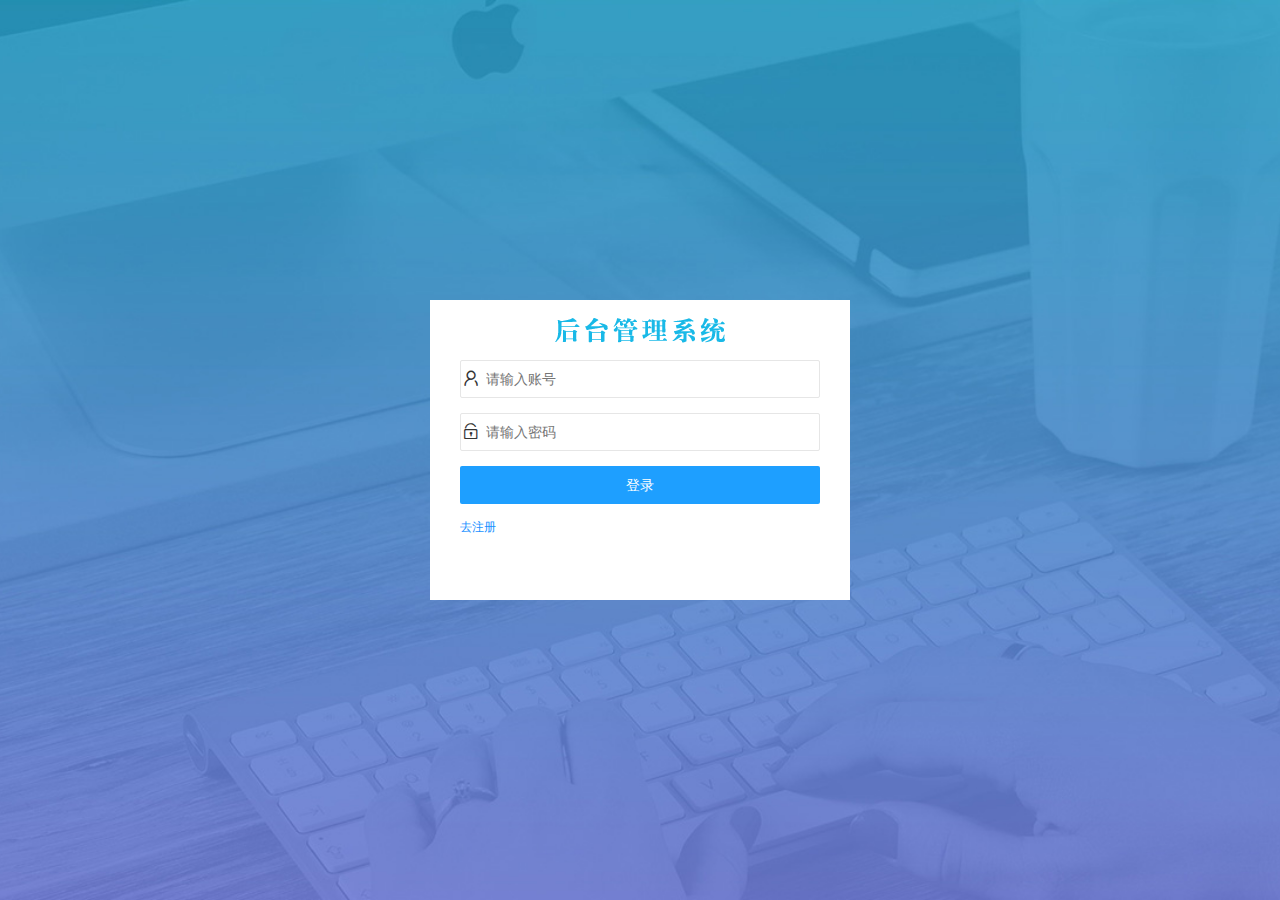
<file: login.html>
<!DOCTYPE html>
<html lang="en">

<head>
    <meta charset="UTF-8">
    <meta http-equiv="X-UA-Compatible" content="IE=edge">
    <meta name="viewport" content="width=device-width, initial-scale=1.0">
    <title>Document</title>
    <link rel="stylesheet" href="./assets/lib/layui/css/layui.css">
    <link rel="stylesheet" href="./assets/css/login.css">
</head>

<body>
    <div class="myLogin">
        <div class="title-box"></div>
        <form class="layui-form" method="post" action="" id="login">
            <div class="layui-form-item">
                <i class="layui-icon layui-icon-username"></i>
                <input type="text" name="username" required lay-verify="required" placeholder="请输入账号" autocomplete="off"
                    class="layui-input">
            </div>
            <div class="layui-form-item">
                <i class="layui-icon layui-icon-password"></i>
                <input type="password" name="password" required lay-verify="required" placeholder="请输入密码" autocomplete="off"
                    class="layui-input">
            </div>
            <div class="layui-form-item">
                <button lay-submit class="layui-btn layui-btn-fluid layui-btn-normal">登录</button>
            </div>
        </form>
        <div class="register">
            <a href="#">去注册</a>
        </div>
    </div>
    <div class="myRegister">
        <div class="title-box"></div>
        <form class="layui-form" method="post" action="" id="register">
            <div class="layui-form-item">
                <i class="layui-icon layui-icon-username"></i>
                <input type="text" name="username" required lay-verify="required|username" placeholder="请输入账号" autocomplete="off"
                    class="layui-input">
            </div>
            <div class="layui-form-item">
                <i class="layui-icon layui-icon-password"></i>
                <input type="password" name="password" required lay-verify="required|pwd" placeholder="请输入密码" autocomplete="off"
                    class="layui-input">
            </div>
            <div class="layui-form-item">
                <i class="layui-icon layui-icon-password"></i>
                <input type="password" name="repwd" required lay-verify="required|repwd|pwd" placeholder="请确认密码" autocomplete="off"
                    class="layui-input">
            </div>
            <div class="layui-form-item">
                <button lay-submit class="layui-btn layui-btn-fluid layui-btn-normal">注册</button>
            </div>
        </form>
        <div class="goLogin">
            <a href="#">去登录</a>
        </div>
    </div>

    <script src="/assets/lib/layui/layui.all.js"></script>
    <script src="/assets/lib/jquery.js"></script>
    <script src="/assets/js/baseApi.js"></script>
    <script src="/assets/js/login.js"></script>
</body>

</html>
</file>
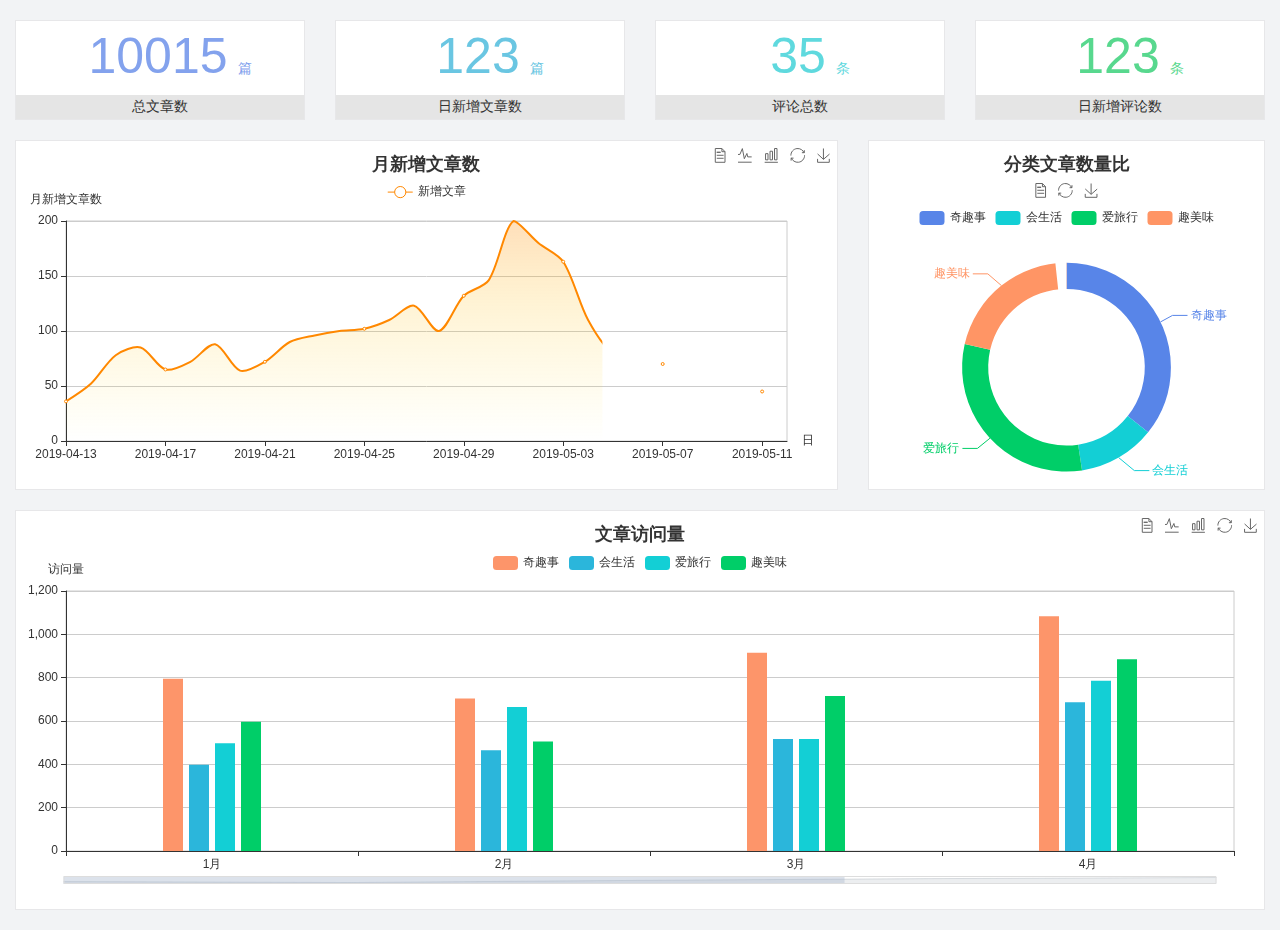
<file: home/dashboard.html>
<!DOCTYPE html>
<html lang="en">

<head>
  <meta charset="UTF-8">
  <meta name="viewport" content="width=device-width, initial-scale=1.0">
  <meta http-equiv="X-UA-Compatible" content="ie=edge">
  <title>图表统计</title>
  <link rel="stylesheet" href="../../assets/lib/bootstrap.css" />
  <link rel="stylesheet" href="../../assets/lib/main.css" />
  <script src="../../assets/lib/jquery.js"></script>
  <script type="text/javascript" src="../../assets/lib/echarts.min.js"></script>
</head>

<body>
  <div class="container-fluid">
    <div class="row spannel_list">
      <div class="col-sm-3 col-xs-6">
        <div class="spannel">
          <em>10015</em><span>篇</span>
          <b>总文章数</b>
        </div>
      </div>
      <div class="col-sm-3 col-xs-6">
        <div class="spannel scolor01">
          <em>123</em><span>篇</span>
          <b>日新增文章数</b>
        </div>
      </div>
      <div class="col-sm-3 col-xs-6">
        <div class="spannel scolor02">
          <em>35</em><span>条</span>
          <b>评论总数</b>
        </div>
      </div>
      <div class="col-sm-3 col-xs-6">
        <div class="spannel scolor03">
          <em>123</em><span>条</span>
          <b>日新增评论数</b>
        </div>
      </div>
    </div>
  </div>

  <div class="container-fluid">
    <div class="row curve-pie">
      <div class="col-lg-8 col-md-8">
        <div class="gragh_pannel" id="curve_show"></div>
      </div>
      <div class="col-lg-4 col-md-4">
        <div class="gragh_pannel" id="pie_show"></div>
      </div>
    </div>
  </div>

  <div class="container-fluid">
    <div class="column_pannel" id="column_show"></div>
  </div>

  <script>
    var oChart = echarts.init(document.getElementById('curve_show'));
    var aList_all = [
      { 'count': 36, 'date': '2019-04-13' },
      { 'count': 52, 'date': '2019-04-14' },
      { 'count': 78, 'date': '2019-04-15' },
      { 'count': 85, 'date': '2019-04-16' },
      { 'count': 65, 'date': '2019-04-17' },
      { 'count': 72, 'date': '2019-04-18' },
      { 'count': 88, 'date': '2019-04-19' },
      { 'count': 64, 'date': '2019-04-20' },
      { 'count': 72, 'date': '2019-04-21' },
      { 'count': 90, 'date': '2019-04-22' },
      { 'count': 96, 'date': '2019-04-23' },
      { 'count': 100, 'date': '2019-04-24' },
      { 'count': 102, 'date': '2019-04-25' },
      { 'count': 110, 'date': '2019-04-26' },
      { 'count': 123, 'date': '2019-04-27' },
      { 'count': 100, 'date': '2019-04-28' },
      { 'count': 132, 'date': '2019-04-29' },
      { 'count': 146, 'date': '2019-04-30' },
      { 'count': 200, 'date': '2019-05-01' },
      { 'count': 180, 'date': '2019-05-02' },
      { 'count': 163, 'date': '2019-05-03' },
      { 'count': 110, 'date': '2019-05-04' },
      { 'count': 80, 'date': '2019-05-05' },
      { 'count': 82, 'date': '2019-05-06' },
      { 'count': 70, 'date': '2019-05-07' },
      { 'count': 65, 'date': '2019-05-08' },
      { 'count': 54, 'date': '2019-05-09' },
      { 'count': 40, 'date': '2019-05-10' },
      { 'count': 45, 'date': '2019-05-11' },
      { 'count': 38, 'date': '2019-05-12' },
    ];

    let aCount = [];
    let aDate = [];

    for (var i = 0; i < aList_all.length; i++) {
      aCount.push(aList_all[i].count);
      aDate.push(aList_all[i].date);
    }

    var chartopt = {
      title: {
        text: '月新增文章数',
        left: 'center',
        top: '10'
      },
      tooltip: {
        trigger: 'axis'
      },
      legend: {
        data: ['新增文章'],
        top: '40'
      },
      toolbox: {
        show: true,
        feature: {
          mark: { show: true },
          dataView: { show: true, readOnly: false },
          magicType: { show: true, type: ['line', 'bar'] },
          restore: { show: true },
          saveAsImage: { show: true }
        }
      },
      calculable: true,
      xAxis: [
        {
          name: '日',
          type: 'category',
          boundaryGap: false,
          data: aDate
        }
      ],
      yAxis: [
        {
          name: '月新增文章数',
          type: 'value'
        }
      ],
      series: [
        {
          name: '新增文章',
          type: 'line',
          smooth: true,
          itemStyle: { normal: { areaStyle: { type: 'default' }, color: '#f80' }, lineStyle: { color: '#f80' } },
          data: aCount
        }],
      areaStyle: {
        normal: {
          color: new echarts.graphic.LinearGradient(0, 0, 0, 1, [{
            offset: 0,
            color: 'rgba(255,136,0,0.39)'
          }, {
            offset: .34,
            color: 'rgba(255,180,0,0.25)'
          }, {
            offset: 1,
            color: 'rgba(255,222,0,0.00)'
          }])

        }
      },
      grid: {
        show: true,
        x: 50,
        x2: 50,
        y: 80,
        height: 220
      }
    };

    oChart.setOption(chartopt);


    var oPie = echarts.init(document.getElementById('pie_show'));
    var oPieopt =
    {
      title: {
        top: 10,
        text: '分类文章数量比',
        x: 'center'
      },
      tooltip: {
        trigger: 'item',
        formatter: "{a} <br/>{b} : {c} ({d}%)"
      },
      color: ['#5885e8', '#13cfd5', '#00ce68', '#ff9565'],
      legend: {
        x: 'center',
        top: 65,
        data: ['奇趣事', '会生活', '爱旅行', '趣美味']
      },
      toolbox: {
        show: true,
        x: 'center',
        top: 35,
        feature: {
          mark: { show: true },
          dataView: { show: true, readOnly: false },
          magicType: {
            show: true,
            type: ['pie', 'funnel'],
            option: {
              funnel: {
                x: '25%',
                width: '50%',
                funnelAlign: 'left',
                max: 1548
              }
            }
          },
          restore: { show: true },
          saveAsImage: { show: true }
        }
      },
      calculable: true,
      series: [
        {
          name: '访问来源',
          type: 'pie',
          radius: ['45%', '60%'],
          center: ['50%', '65%'],
          data: [
            { value: 300, name: '奇趣事' },
            { value: 100, name: '会生活' },
            { value: 260, name: '爱旅行' },
            { value: 180, name: '趣美味' }
          ]
        }
      ]
    };
    oPie.setOption(oPieopt);



    var oColumn = this.echarts.init(document.getElementById('column_show'));
    var oColumnopt =
    {
      title: {
        text: '文章访问量',
        left: 'center',
        top: '10'
      },
      tooltip: {
        trigger: 'axis'
      },
      legend: {
        data: ['奇趣事', '会生活', '爱旅行', '趣美味'],
        top: '40'
      },
      toolbox: {
        show: true,
        feature: {
          mark: { show: true },
          dataView: { show: true, readOnly: false },
          magicType: { show: true, type: ['line', 'bar'] },
          restore: { show: true },
          saveAsImage: { show: true }
        }
      },
      calculable: true,
      xAxis: [
        {
          type: 'category',
          data: ['1月', '2月', '3月', '4月', '5月']
        }
      ],
      yAxis: [
        {
          name: '访问量',
          type: 'value'
        }
      ],
      series: [
        {
          name: '奇趣事',
          type: 'bar',
          barWidth: 20,
          itemStyle: {
            normal: { areaStyle: { type: 'default' }, color: '#fd956a' }
          },
          data: [800, 708, 920, 1090, 1200]
        },
        {
          name: '会生活',
          type: 'bar',
          barWidth: 20,
          itemStyle: {
            normal: { areaStyle: { type: 'default' }, color: '#2bb6db' }
          },
          data: [400, 468, 520, 690, 800]
        },
        {
          name: '爱旅行',
          type: 'bar',
          barWidth: 20,
          itemStyle: {
            normal: { areaStyle: { type: 'default' }, color: '#13cfd5' }
          },
          data: [500, 668, 520, 790, 900]
        },
        {
          name: '趣美味',
          type: 'bar',
          barWidth: 20,
          itemStyle: {
            normal: { areaStyle: { type: 'default' }, color: '#00ce68' }
          },
          data: [600, 508, 720, 890, 1000]
        }
      ],
      grid: {
        show: true,
        x: 50,
        x2: 30,
        y: 80,
        height: 260
      },
      dataZoom: [//给x轴设置滚动条
        {
          start: 0,//默认为0
          end: 100 - 1000 / 31,//默认为100
          type: 'slider',
          show: true,
          xAxisIndex: [0],
          handleSize: 0,//滑动条的 左右2个滑动条的大小
          height: 8,//组件高度
          left: 45, //左边的距离
          right: 50,//右边的距离
          bottom: 26,//右边的距离
          handleColor: '#ddd',//h滑动图标的颜色
          handleStyle: {
            borderColor: "#cacaca",
            borderWidth: "1",
            shadowBlur: 2,
            background: "#ddd",
            shadowColor: "#ddd",
          }
        }]
    };
    oColumn.setOption(oColumnopt);
  </script>
</body>

</html>
</file>
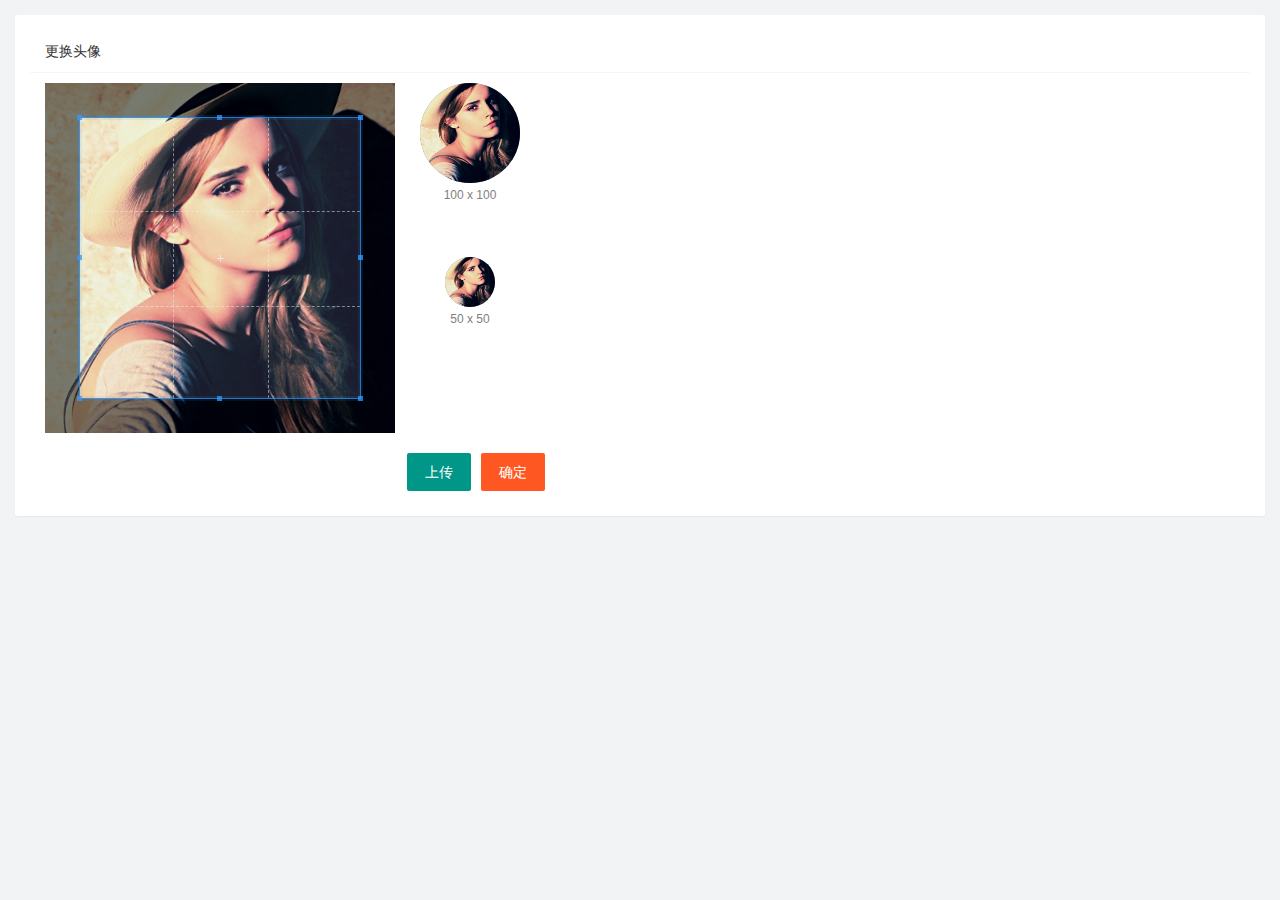
<file: user/userImage.html>
<!DOCTYPE html>
<html lang="en">

<head>
    <meta charset="UTF-8">
    <meta http-equiv="X-UA-Compatible" content="IE=edge">
    <meta name="viewport" content="width=device-width, initial-scale=1.0">
    <title>Document</title>
    <link rel="stylesheet" href="/assets/lib/layui/css/layui.css">
    <link rel="stylesheet" href="/assets/css/user/userInfo.css">
    <link rel="stylesheet" href="/assets/lib/cropper/cropper.css" />
    <link rel="stylesheet" href="/assets/css/user/userImage.css">
</head>

<body>
    <div class="layui-card">
        <div class="layui-card-header">更换头像</div>
        <div class="layui-card-body">
            <div class="row1">
                <!-- 图片裁剪区域 -->
                <div class="cropper-box">
                    <!-- 这个 img 标签很重要，将来会把它初始化为裁剪区域 -->
                    <img id="image" src="/assets/images/sample.jpg" />
                </div>
                <!-- 图片的预览区域 -->
                <div class="preview-box">
                    <div>
                        <div class="img-preview w100"></div>
                        <p class="size">100 x 100</p>
                    </div>
                    <div>
                        <div class="img-preview w50"></div>
                        <p class="size">50 x 50</p>
                    </div>
                </div>
            </div>

            <!-- 第二行的按钮区域 -->
            <div class="row2">
                <input type="file" accept="image/png,image/jpeg,image/jpg" id="file" style="display: none;">
                <button type="button" class="layui-btn" id="btnChoseImg">上传</button>
                <button type="button" class="layui-btn layui-btn-danger" id="confirmUp">确定</button>
            </div>
        </div>
    </div>
    <script src="/assets/lib/jquery.js"></script>
    <script src="/assets/lib/cropper/Cropper.js"></script>
    <script src="/assets/lib/cropper/jquery-cropper.js"></script>
    <script src="/assets/lib/layui/layui.all.js"></script>
    <script src="/assets/js/baseApi.js"></script>
    <script src="/assets/js/user/userImage.js"></script>
</body>

</html>
</file>
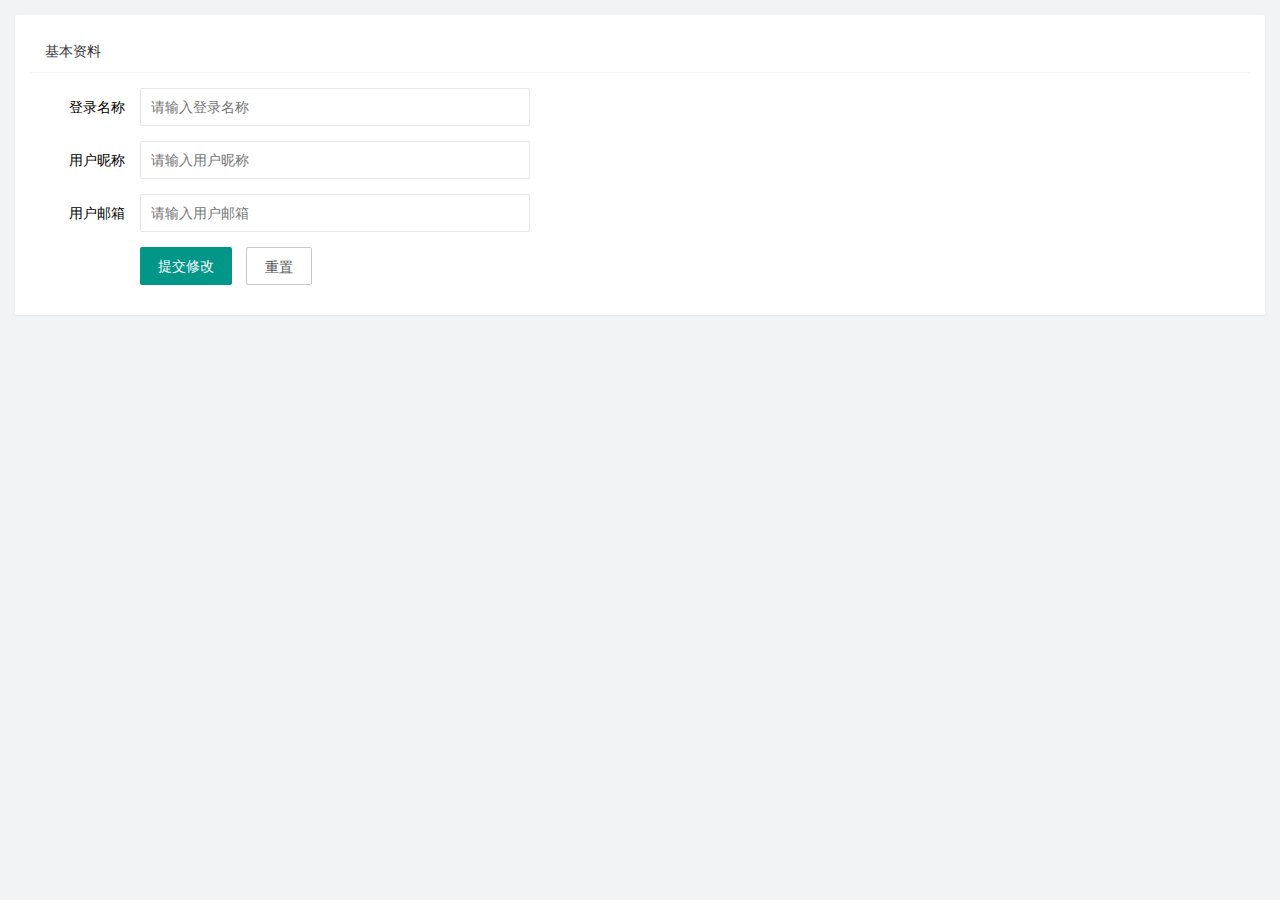
<file: user/userInfo.html>
<!DOCTYPE html>
<html lang="en">

<head>
    <meta charset="UTF-8">
    <meta http-equiv="X-UA-Compatible" content="IE=edge">
    <meta name="viewport" content="width=device-width, initial-scale=1.0">
    <title>Document</title>
    <link rel="stylesheet" href="/assets/lib/layui/css/layui.css">
    <link rel="stylesheet" href="/assets/css/user/userInfo.css">
</head>

<body>
    <div class="layui-card">
        <div class="layui-card-header">基本资料</div>
        <form class="layui-form" lay-filter="formUserInfo">
            <input type="text" name="id" required lay-verify="required" readonly hidden />
            <div class="layui-form-item">
                <label class="layui-form-label">登录名称</label>
                <div class="layui-input-block">
                    <input type="text" name="username" required lay-verify="required" placeholder="请输入登录名称"
                        autocomplete="off" class="layui-input" readonly />
                </div>
            </div>
            <div class="layui-form-item">
                <label class="layui-form-label">用户昵称</label>
                <div class="layui-input-block">
                    <input type="text" name="nickname" required lay-verify="required|nickname" placeholder="请输入用户昵称"
                        autocomplete="off" class="layui-input" />
                </div>
            </div>
            <div class="layui-form-item">
                <label class="layui-form-label">用户邮箱</label>
                <div class="layui-input-block">
                    <input type="text" name="email" required lay-verify="required|email" placeholder="请输入用户邮箱"
                        autocomplete="off" class="layui-input" />
                </div>
            </div>
            <div class="layui-form-item">
                <div class="layui-input-block">
                    <button class="layui-btn" lay-submit lay-filter="formDemo">提交修改</button>
                    <button id="reset" class="layui-btn layui-btn-primary">重置</button>
                </div>
            </div>
        </form>
    </div>
    <script src="/assets/lib/jquery.js"></script>
    <script src="/assets/lib/layui/layui.all.js"></script>
    <script src="/assets/js/baseApi.js"></script>
    <script src="/assets/js/user/userInfo.js"></script>
</body>

</html>
</file>
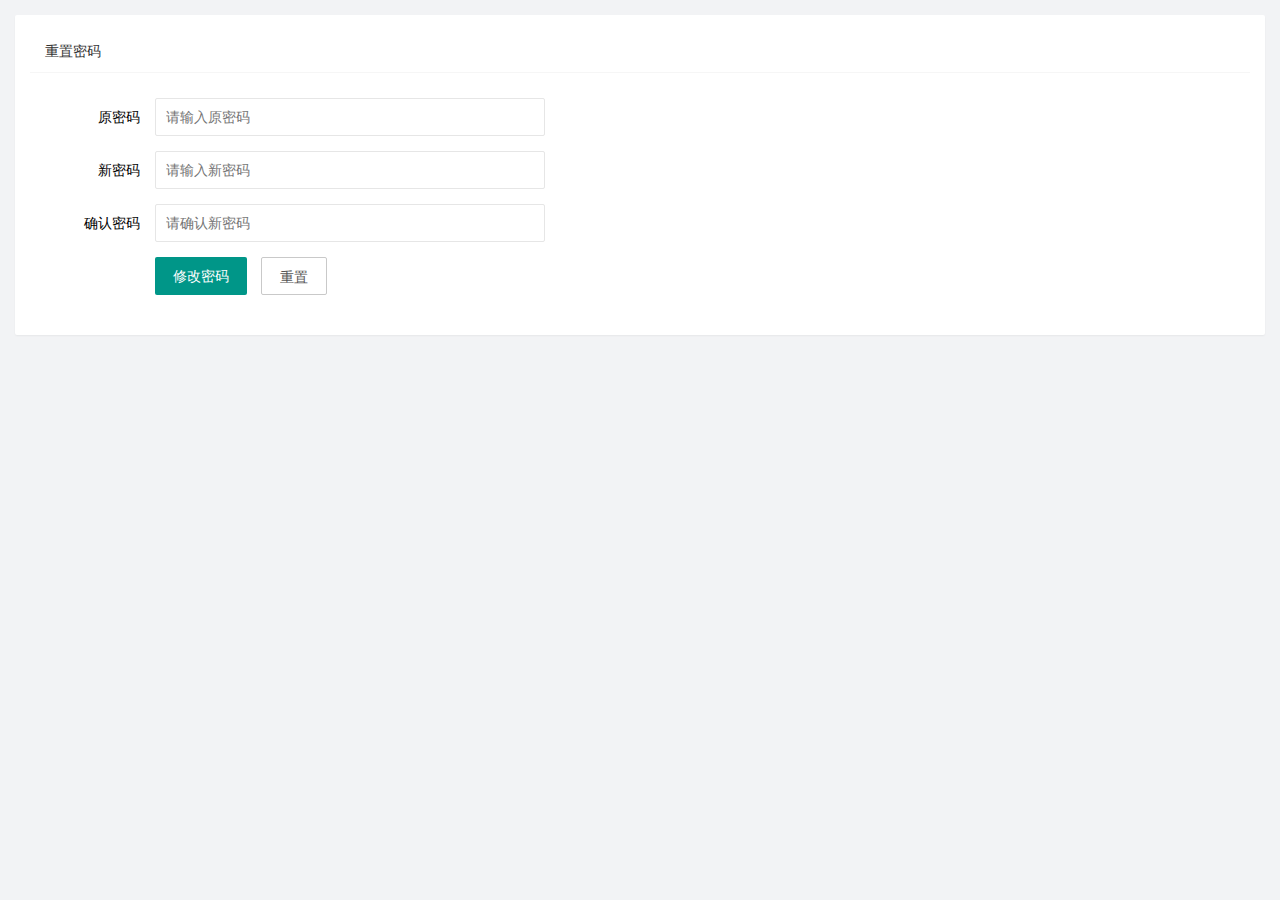
<file: user/userPwd.html>
<!DOCTYPE html>
<html lang="en">

<head>
    <meta charset="UTF-8">
    <meta http-equiv="X-UA-Compatible" content="IE=edge">
    <meta name="viewport" content="width=device-width, initial-scale=1.0">
    <title>Document</title>
    <link rel="stylesheet" href="/assets/lib/layui/css/layui.css">
    <link rel="stylesheet" href="/assets/css/user/userInfo.css">
</head>

<body>
    <div class="layui-card">
        <div class="layui-card-header">重置密码</div>
        <div class="layui-card-body">
            <form class="layui-form" lay-filter="formUserInfo">
                <div class="layui-form-item">
                    <label class="layui-form-label">原密码</label>
                    <div class="layui-input-block">
                        <input type="password" name="oldPwd" required lay-verify="required|pwd" placeholder="请输入原密码"
                            autocomplete="off" class="layui-input" />
                    </div>
                </div>
                <div class="layui-form-item">
                    <label class="layui-form-label">新密码</label>
                    <div class="layui-input-block">
                        <input type="password" name="password" required lay-verify="required|pwd|samePwd" placeholder="请输入新密码"
                            autocomplete="off" class="layui-input" />
                    </div>
                </div>
                <div class="layui-form-item">
                    <label class="layui-form-label">确认密码</label>
                    <div class="layui-input-block">
                        <input type="password" name="newPwd" required lay-verify="required|pwd|rePwd" placeholder="请确认新密码"
                            autocomplete="off" class="layui-input" />
                    </div>
                </div>
                <div class="layui-form-item">
                    <div class="layui-input-block">
                        <button class="layui-btn" lay-submit lay-filter="formDemo">修改密码</button>
                        <button type="reset" class="layui-btn layui-btn-primary" id="btnSet">重置</button>
                    </div>
                </div>
            </form>
        </div>
    </div>
    <script src="/assets/lib/jquery.js"></script>
    <script src="/assets/lib/layui/layui.all.js"></script>
    <script src="/assets/js/baseApi.js"></script>
    <script src="/assets/js/user/userPwd.js"></script>
</body>

</html>
</file>
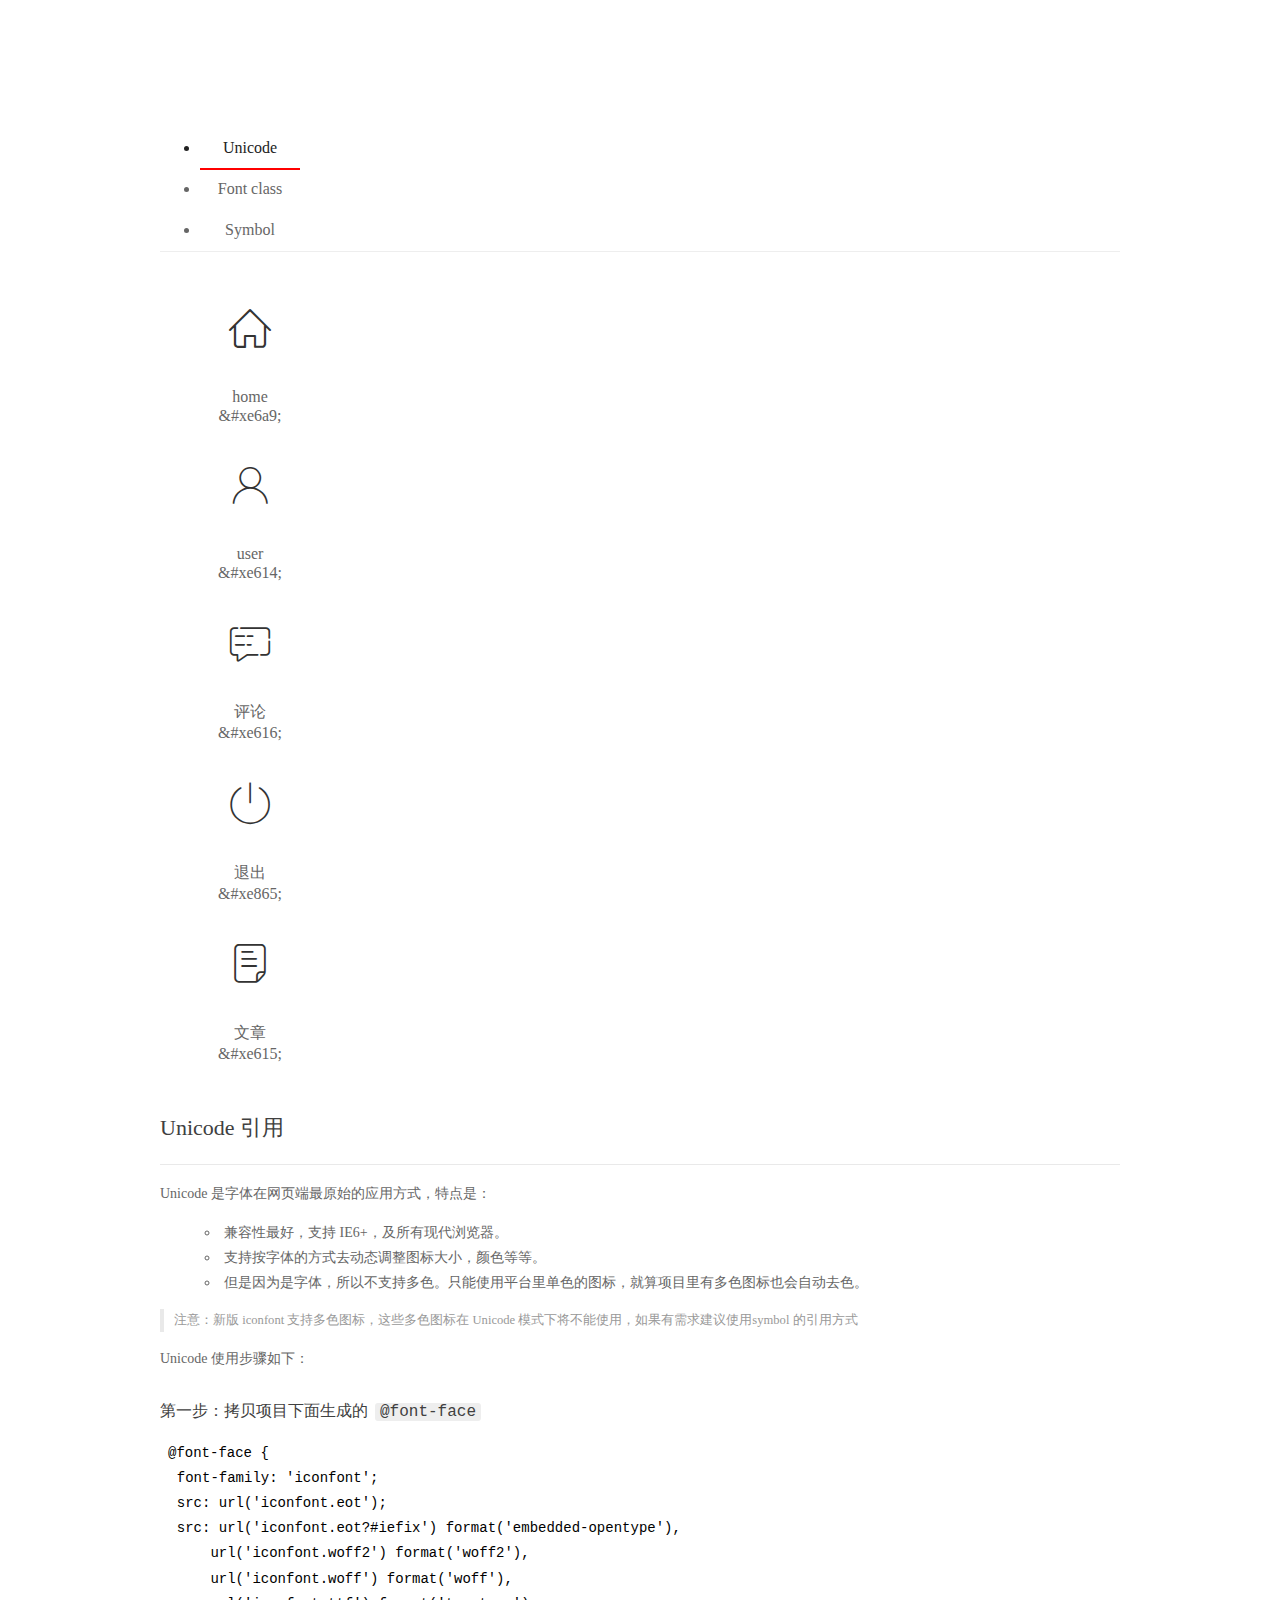
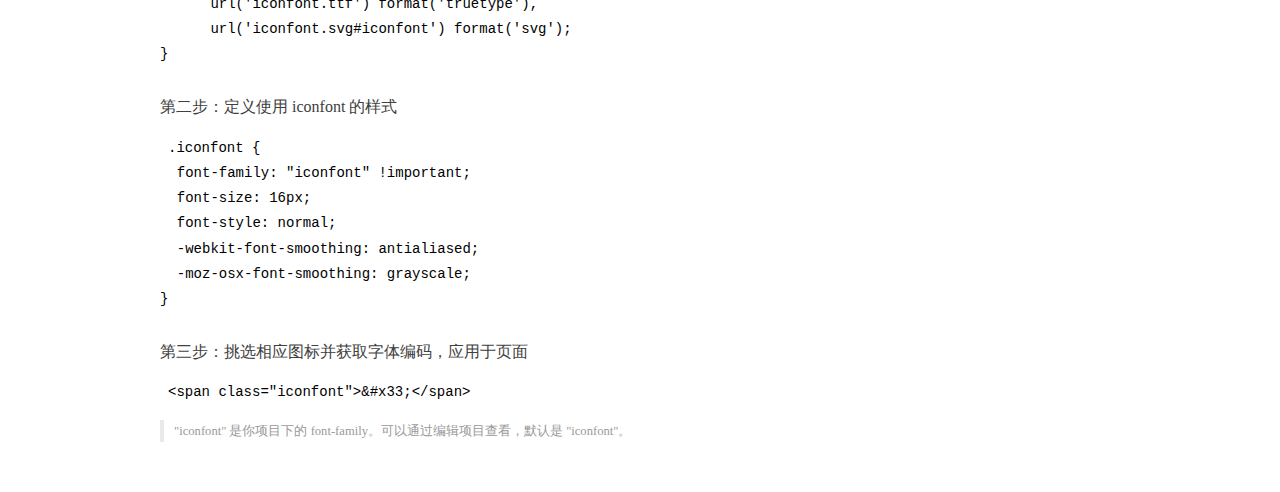
<file: assets/fonts/demo_index.html>
<!DOCTYPE html>
<html>
<head>
  <meta charset="utf-8"/>
  <title>IconFont Demo</title>
  <link rel="shortcut icon" href="https://gtms04.alicdn.com/tps/i4/TB1_oz6GVXXXXaFXpXXJDFnIXXX-64-64.ico" type="image/x-icon"/>
  <link rel="stylesheet" href="https://g.alicdn.com/thx/cube/1.3.2/cube.min.css">
  <link rel="stylesheet" href="demo.css">
  <link rel="stylesheet" href="iconfont.css">
  <script src="iconfont.js"></script>
  <!-- jQuery -->
  <script src="https://a1.alicdn.com/oss/uploads/2018/12/26/7bfddb60-08e8-11e9-9b04-53e73bb6408b.js"></script>
  <!-- 代码高亮 -->
  <script src="https://a1.alicdn.com/oss/uploads/2018/12/26/a3f714d0-08e6-11e9-8a15-ebf944d7534c.js"></script>
</head>
<body>
  <div class="main">
    <h1 class="logo"><a href="https://www.iconfont.cn/" title="iconfont 首页" target="_blank">&#xe86b;</a></h1>
    <div class="nav-tabs">
      <ul id="tabs" class="dib-box">
        <li class="dib active"><span>Unicode</span></li>
        <li class="dib"><span>Font class</span></li>
        <li class="dib"><span>Symbol</span></li>
      </ul>
      
    </div>
    <div class="tab-container">
      <div class="content unicode" style="display: block;">
          <ul class="icon_lists dib-box">
          
            <li class="dib">
              <span class="icon iconfont">&#xe6a9;</span>
                <div class="name">home</div>
                <div class="code-name">&amp;#xe6a9;</div>
              </li>
          
            <li class="dib">
              <span class="icon iconfont">&#xe614;</span>
                <div class="name">user</div>
                <div class="code-name">&amp;#xe614;</div>
              </li>
          
            <li class="dib">
              <span class="icon iconfont">&#xe616;</span>
                <div class="name">评论</div>
                <div class="code-name">&amp;#xe616;</div>
              </li>
          
            <li class="dib">
              <span class="icon iconfont">&#xe865;</span>
                <div class="name">退出</div>
                <div class="code-name">&amp;#xe865;</div>
              </li>
          
            <li class="dib">
              <span class="icon iconfont">&#xe615;</span>
                <div class="name">文章</div>
                <div class="code-name">&amp;#xe615;</div>
              </li>
          
          </ul>
          <div class="article markdown">
          <h2 id="unicode-">Unicode 引用</h2>
          <hr>

          <p>Unicode 是字体在网页端最原始的应用方式，特点是：</p>
          <ul>
            <li>兼容性最好，支持 IE6+，及所有现代浏览器。</li>
            <li>支持按字体的方式去动态调整图标大小，颜色等等。</li>
            <li>但是因为是字体，所以不支持多色。只能使用平台里单色的图标，就算项目里有多色图标也会自动去色。</li>
          </ul>
          <blockquote>
            <p>注意：新版 iconfont 支持多色图标，这些多色图标在 Unicode 模式下将不能使用，如果有需求建议使用symbol 的引用方式</p>
          </blockquote>
          <p>Unicode 使用步骤如下：</p>
          <h3 id="-font-face">第一步：拷贝项目下面生成的 <code>@font-face</code></h3>
<pre><code class="language-css"
>@font-face {
  font-family: 'iconfont';
  src: url('iconfont.eot');
  src: url('iconfont.eot?#iefix') format('embedded-opentype'),
      url('iconfont.woff2') format('woff2'),
      url('iconfont.woff') format('woff'),
      url('iconfont.ttf') format('truetype'),
      url('iconfont.svg#iconfont') format('svg');
}
</code></pre>
          <h3 id="-iconfont-">第二步：定义使用 iconfont 的样式</h3>
<pre><code class="language-css"
>.iconfont {
  font-family: "iconfont" !important;
  font-size: 16px;
  font-style: normal;
  -webkit-font-smoothing: antialiased;
  -moz-osx-font-smoothing: grayscale;
}
</code></pre>
          <h3 id="-">第三步：挑选相应图标并获取字体编码，应用于页面</h3>
<pre>
<code class="language-html"
>&lt;span class="iconfont"&gt;&amp;#x33;&lt;/span&gt;
</code></pre>
          <blockquote>
            <p>"iconfont" 是你项目下的 font-family。可以通过编辑项目查看，默认是 "iconfont"。</p>
          </blockquote>
          </div>
      </div>
      <div class="content font-class">
        <ul class="icon_lists dib-box">
          
          <li class="dib">
            <span class="icon iconfont icon-home"></span>
            <div class="name">
              home
            </div>
            <div class="code-name">.icon-home
            </div>
          </li>
          
          <li class="dib">
            <span class="icon iconfont icon-user"></span>
            <div class="name">
              user
            </div>
            <div class="code-name">.icon-user
            </div>
          </li>
          
          <li class="dib">
            <span class="icon iconfont icon-pinglun"></span>
            <div class="name">
              评论
            </div>
            <div class="code-name">.icon-pinglun
            </div>
          </li>
          
          <li class="dib">
            <span class="icon iconfont icon-tuichu"></span>
            <div class="name">
              退出
            </div>
            <div class="code-name">.icon-tuichu
            </div>
          </li>
          
          <li class="dib">
            <span class="icon iconfont icon-16"></span>
            <div class="name">
              文章
            </div>
            <div class="code-name">.icon-16
            </div>
          </li>
          
        </ul>
        <div class="article markdown">
        <h2 id="font-class-">font-class 引用</h2>
        <hr>

        <p>font-class 是 Unicode 使用方式的一种变种，主要是解决 Unicode 书写不直观，语意不明确的问题。</p>
        <p>与 Unicode 使用方式相比，具有如下特点：</p>
        <ul>
          <li>兼容性良好，支持 IE8+，及所有现代浏览器。</li>
          <li>相比于 Unicode 语意明确，书写更直观。可以很容易分辨这个 icon 是什么。</li>
          <li>因为使用 class 来定义图标，所以当要替换图标时，只需要修改 class 里面的 Unicode 引用。</li>
          <li>不过因为本质上还是使用的字体，所以多色图标还是不支持的。</li>
        </ul>
        <p>使用步骤如下：</p>
        <h3 id="-fontclass-">第一步：引入项目下面生成的 fontclass 代码：</h3>
<pre><code class="language-html">&lt;link rel="stylesheet" href="./iconfont.css"&gt;
</code></pre>
        <h3 id="-">第二步：挑选相应图标并获取类名，应用于页面：</h3>
<pre><code class="language-html">&lt;span class="iconfont icon-xxx"&gt;&lt;/span&gt;
</code></pre>
        <blockquote>
          <p>"
            iconfont" 是你项目下的 font-family。可以通过编辑项目查看，默认是 "iconfont"。</p>
        </blockquote>
      </div>
      </div>
      <div class="content symbol">
          <ul class="icon_lists dib-box">
          
            <li class="dib">
                <svg class="icon svg-icon" aria-hidden="true">
                  <use xlink:href="#icon-home"></use>
                </svg>
                <div class="name">home</div>
                <div class="code-name">#icon-home</div>
            </li>
          
            <li class="dib">
                <svg class="icon svg-icon" aria-hidden="true">
                  <use xlink:href="#icon-user"></use>
                </svg>
                <div class="name">user</div>
                <div class="code-name">#icon-user</div>
            </li>
          
            <li class="dib">
                <svg class="icon svg-icon" aria-hidden="true">
                  <use xlink:href="#icon-pinglun"></use>
                </svg>
                <div class="name">评论</div>
                <div class="code-name">#icon-pinglun</div>
            </li>
          
            <li class="dib">
                <svg class="icon svg-icon" aria-hidden="true">
                  <use xlink:href="#icon-tuichu"></use>
                </svg>
                <div class="name">退出</div>
                <div class="code-name">#icon-tuichu</div>
            </li>
          
            <li class="dib">
                <svg class="icon svg-icon" aria-hidden="true">
                  <use xlink:href="#icon-16"></use>
                </svg>
                <div class="name">文章</div>
                <div class="code-name">#icon-16</div>
            </li>
          
          </ul>
          <div class="article markdown">
          <h2 id="symbol-">Symbol 引用</h2>
          <hr>

          <p>这是一种全新的使用方式，应该说这才是未来的主流，也是平台目前推荐的用法。相关介绍可以参考这篇<a href="">文章</a>
            这种用法其实是做了一个 SVG 的集合，与另外两种相比具有如下特点：</p>
          <ul>
            <li>支持多色图标了，不再受单色限制。</li>
            <li>通过一些技巧，支持像字体那样，通过 <code>font-size</code>, <code>color</code> 来调整样式。</li>
            <li>兼容性较差，支持 IE9+，及现代浏览器。</li>
            <li>浏览器渲染 SVG 的性能一般，还不如 png。</li>
          </ul>
          <p>使用步骤如下：</p>
          <h3 id="-symbol-">第一步：引入项目下面生成的 symbol 代码：</h3>
<pre><code class="language-html">&lt;script src="./iconfont.js"&gt;&lt;/script&gt;
</code></pre>
          <h3 id="-css-">第二步：加入通用 CSS 代码（引入一次就行）：</h3>
<pre><code class="language-html">&lt;style&gt;
.icon {
  width: 1em;
  height: 1em;
  vertical-align: -0.15em;
  fill: currentColor;
  overflow: hidden;
}
&lt;/style&gt;
</code></pre>
          <h3 id="-">第三步：挑选相应图标并获取类名，应用于页面：</h3>
<pre><code class="language-html">&lt;svg class="icon" aria-hidden="true"&gt;
  &lt;use xlink:href="#icon-xxx"&gt;&lt;/use&gt;
&lt;/svg&gt;
</code></pre>
          </div>
      </div>

    </div>
  </div>
  <script>
  $(document).ready(function () {
      $('.tab-container .content:first').show()

      $('#tabs li').click(function (e) {
        var tabContent = $('.tab-container .content')
        var index = $(this).index()

        if ($(this).hasClass('active')) {
          return
        } else {
          $('#tabs li').removeClass('active')
          $(this).addClass('active')

          tabContent.hide().eq(index).fadeIn()
        }
      })
    })
  </script>
</body>
</html>
</file>
<file: assets/lib/layui/css/layui.css>
/** layui-v2.5.5 MIT License By https://www.layui.com */
 .layui-inline,img{display:inline-block;vertical-align:middle}h1,h2,h3,h4,h5,h6{font-weight:400}.layui-edge,.layui-header,.layui-inline,.layui-main{position:relative}.layui-body,.layui-edge,.layui-elip{overflow:hidden}.layui-btn,.layui-edge,.layui-inline,img{vertical-align:middle}.layui-btn,.layui-disabled,.layui-icon,.layui-unselect{-moz-user-select:none;-webkit-user-select:none;-ms-user-select:none}.layui-elip,.layui-form-checkbox span,.layui-form-pane .layui-form-label{text-overflow:ellipsis;white-space:nowrap}.layui-breadcrumb,.layui-tree-btnGroup{visibility:hidden}blockquote,body,button,dd,div,dl,dt,form,h1,h2,h3,h4,h5,h6,input,li,ol,p,pre,td,textarea,th,ul{margin:0;padding:0;-webkit-tap-highlight-color:rgba(0,0,0,0)}a:active,a:hover{outline:0}img{border:none}li{list-style:none}table{border-collapse:collapse;border-spacing:0}h4,h5,h6{font-size:100%}button,input,optgroup,option,select,textarea{font-family:inherit;font-size:inherit;font-style:inherit;font-weight:inherit;outline:0}pre{white-space:pre-wrap;white-space:-moz-pre-wrap;white-space:-pre-wrap;white-space:-o-pre-wrap;word-wrap:break-word}body{line-height:24px;font:14px Helvetica Neue,Helvetica,PingFang SC,Tahoma,Arial,sans-serif}hr{height:1px;margin:10px 0;border:0;clear:both}a{color:#333;text-decoration:none}a:hover{color:#777}a cite{font-style:normal;*cursor:pointer}.layui-border-box,.layui-border-box *{box-sizing:border-box}.layui-box,.layui-box *{box-sizing:content-box}.layui-clear{clear:both;*zoom:1}.layui-clear:after{content:'\20';clear:both;*zoom:1;display:block;height:0}.layui-inline{*display:inline;*zoom:1}.layui-edge{display:inline-block;width:0;height:0;border-width:6px;border-style:dashed;border-color:transparent}.layui-edge-top{top:-4px;border-bottom-color:#999;border-bottom-style:solid}.layui-edge-right{border-left-color:#999;border-left-style:solid}.layui-edge-bottom{top:2px;border-top-color:#999;border-top-style:solid}.layui-edge-left{border-right-color:#999;border-right-style:solid}.layui-disabled,.layui-disabled:hover{color:#d2d2d2!important;cursor:not-allowed!important}.layui-circle{border-radius:100%}.layui-show{display:block!important}.layui-hide{display:none!important}@font-face{font-family:layui-icon;src:url(../font/iconfont.eot?v=250);src:url(../font/iconfont.eot?v=250#iefix) format('embedded-opentype'),url(../font/iconfont.woff2?v=250) format('woff2'),url(../font/iconfont.woff?v=250) format('woff'),url(../font/iconfont.ttf?v=250) format('truetype'),url(../font/iconfont.svg?v=250#layui-icon) format('svg')}.layui-icon{font-family:layui-icon!important;font-size:16px;font-style:normal;-webkit-font-smoothing:antialiased;-moz-osx-font-smoothing:grayscale}.layui-icon-reply-fill:before{content:"\e611"}.layui-icon-set-fill:before{content:"\e614"}.layui-icon-menu-fill:before{content:"\e60f"}.layui-icon-search:before{content:"\e615"}.layui-icon-share:before{content:"\e641"}.layui-icon-set-sm:before{content:"\e620"}.layui-icon-engine:before{content:"\e628"}.layui-icon-close:before{content:"\1006"}.layui-icon-close-fill:before{content:"\1007"}.layui-icon-chart-screen:before{content:"\e629"}.layui-icon-star:before{content:"\e600"}.layui-icon-circle-dot:before{content:"\e617"}.layui-icon-chat:before{content:"\e606"}.layui-icon-release:before{content:"\e609"}.layui-icon-list:before{content:"\e60a"}.layui-icon-chart:before{content:"\e62c"}.layui-icon-ok-circle:before{content:"\1005"}.layui-icon-layim-theme:before{content:"\e61b"}.layui-icon-table:before{content:"\e62d"}.layui-icon-right:before{content:"\e602"}.layui-icon-left:before{content:"\e603"}.layui-icon-cart-simple:before{content:"\e698"}.layui-icon-face-cry:before{content:"\e69c"}.layui-icon-face-smile:before{content:"\e6af"}.layui-icon-survey:before{content:"\e6b2"}.layui-icon-tree:before{content:"\e62e"}.layui-icon-upload-circle:before{content:"\e62f"}.layui-icon-add-circle:before{content:"\e61f"}.layui-icon-download-circle:before{content:"\e601"}.layui-icon-templeate-1:before{content:"\e630"}.layui-icon-util:before{content:"\e631"}.layui-icon-face-surprised:before{content:"\e664"}.layui-icon-edit:before{content:"\e642"}.layui-icon-speaker:before{content:"\e645"}.layui-icon-down:before{content:"\e61a"}.layui-icon-file:before{content:"\e621"}.layui-icon-layouts:before{content:"\e632"}.layui-icon-rate-half:before{content:"\e6c9"}.layui-icon-add-circle-fine:before{content:"\e608"}.layui-icon-prev-circle:before{content:"\e633"}.layui-icon-read:before{content:"\e705"}.layui-icon-404:before{content:"\e61c"}.layui-icon-carousel:before{content:"\e634"}.layui-icon-help:before{content:"\e607"}.layui-icon-code-circle:before{content:"\e635"}.layui-icon-water:before{content:"\e636"}.layui-icon-username:before{content:"\e66f"}.layui-icon-find-fill:before{content:"\e670"}.layui-icon-about:before{content:"\e60b"}.layui-icon-location:before{content:"\e715"}.layui-icon-up:before{content:"\e619"}.layui-icon-pause:before{content:"\e651"}.layui-icon-date:before{content:"\e637"}.layui-icon-layim-uploadfile:before{content:"\e61d"}.layui-icon-delete:before{content:"\e640"}.layui-icon-play:before{content:"\e652"}.layui-icon-top:before{content:"\e604"}.layui-icon-friends:before{content:"\e612"}.layui-icon-refresh-3:before{content:"\e9aa"}.layui-icon-ok:before{content:"\e605"}.layui-icon-layer:before{content:"\e638"}.layui-icon-face-smile-fine:before{content:"\e60c"}.layui-icon-dollar:before{content:"\e659"}.layui-icon-group:before{content:"\e613"}.layui-icon-layim-download:before{content:"\e61e"}.layui-icon-picture-fine:before{content:"\e60d"}.layui-icon-link:before{content:"\e64c"}.layui-icon-diamond:before{content:"\e735"}.layui-icon-log:before{content:"\e60e"}.layui-icon-rate-solid:before{content:"\e67a"}.layui-icon-fonts-del:before{content:"\e64f"}.layui-icon-unlink:before{content:"\e64d"}.layui-icon-fonts-clear:before{content:"\e639"}.layui-icon-triangle-r:before{content:"\e623"}.layui-icon-circle:before{content:"\e63f"}.layui-icon-radio:before{content:"\e643"}.layui-icon-align-center:before{content:"\e647"}.layui-icon-align-right:before{content:"\e648"}.layui-icon-align-left:before{content:"\e649"}.layui-icon-loading-1:before{content:"\e63e"}.layui-icon-return:before{content:"\e65c"}.layui-icon-fonts-strong:before{content:"\e62b"}.layui-icon-upload:before{content:"\e67c"}.layui-icon-dialogue:before{content:"\e63a"}.layui-icon-video:before{content:"\e6ed"}.layui-icon-headset:before{content:"\e6fc"}.layui-icon-cellphone-fine:before{content:"\e63b"}.layui-icon-add-1:before{content:"\e654"}.layui-icon-face-smile-b:before{content:"\e650"}.layui-icon-fonts-html:before{content:"\e64b"}.layui-icon-form:before{content:"\e63c"}.layui-icon-cart:before{content:"\e657"}.layui-icon-camera-fill:before{content:"\e65d"}.layui-icon-tabs:before{content:"\e62a"}.layui-icon-fonts-code:before{content:"\e64e"}.layui-icon-fire:before{content:"\e756"}.layui-icon-set:before{content:"\e716"}.layui-icon-fonts-u:before{content:"\e646"}.layui-icon-triangle-d:before{content:"\e625"}.layui-icon-tips:before{content:"\e702"}.layui-icon-picture:before{content:"\e64a"}.layui-icon-more-vertical:before{content:"\e671"}.layui-icon-flag:before{content:"\e66c"}.layui-icon-loading:before{content:"\e63d"}.layui-icon-fonts-i:before{content:"\e644"}.layui-icon-refresh-1:before{content:"\e666"}.layui-icon-rmb:before{content:"\e65e"}.layui-icon-home:before{content:"\e68e"}.layui-icon-user:before{content:"\e770"}.layui-icon-notice:before{content:"\e667"}.layui-icon-login-weibo:before{content:"\e675"}.layui-icon-voice:before{content:"\e688"}.layui-icon-upload-drag:before{content:"\e681"}.layui-icon-login-qq:before{content:"\e676"}.layui-icon-snowflake:before{content:"\e6b1"}.layui-icon-file-b:before{content:"\e655"}.layui-icon-template:before{content:"\e663"}.layui-icon-auz:before{content:"\e672"}.layui-icon-console:before{content:"\e665"}.layui-icon-app:before{content:"\e653"}.layui-icon-prev:before{content:"\e65a"}.layui-icon-website:before{content:"\e7ae"}.layui-icon-next:before{content:"\e65b"}.layui-icon-component:before{content:"\e857"}.layui-icon-more:before{content:"\e65f"}.layui-icon-login-wechat:before{content:"\e677"}.layui-icon-shrink-right:before{content:"\e668"}.layui-icon-spread-left:before{content:"\e66b"}.layui-icon-camera:before{content:"\e660"}.layui-icon-note:before{content:"\e66e"}.layui-icon-refresh:before{content:"\e669"}.layui-icon-female:before{content:"\e661"}.layui-icon-male:before{content:"\e662"}.layui-icon-password:before{content:"\e673"}.layui-icon-senior:before{content:"\e674"}.layui-icon-theme:before{content:"\e66a"}.layui-icon-tread:before{content:"\e6c5"}.layui-icon-praise:before{content:"\e6c6"}.layui-icon-star-fill:before{content:"\e658"}.layui-icon-rate:before{content:"\e67b"}.layui-icon-template-1:before{content:"\e656"}.layui-icon-vercode:before{content:"\e679"}.layui-icon-cellphone:before{content:"\e678"}.layui-icon-screen-full:before{content:"\e622"}.layui-icon-screen-restore:before{content:"\e758"}.layui-icon-cols:before{content:"\e610"}.layui-icon-export:before{content:"\e67d"}.layui-icon-print:before{content:"\e66d"}.layui-icon-slider:before{content:"\e714"}.layui-icon-addition:before{content:"\e624"}.layui-icon-subtraction:before{content:"\e67e"}.layui-icon-service:before{content:"\e626"}.layui-icon-transfer:before{content:"\e691"}.layui-main{width:1140px;margin:0 auto}.layui-header{z-index:1000;height:60px}.layui-header a:hover{transition:all .5s;-webkit-transition:all .5s}.layui-side{position:fixed;left:0;top:0;bottom:0;z-index:999;width:200px;overflow-x:hidden}.layui-side-scroll{position:relative;width:220px;height:100%;overflow-x:hidden}.layui-body{position:absolute;left:200px;right:0;top:0;bottom:0;z-index:998;width:auto;overflow-y:auto;box-sizing:border-box}.layui-layout-body{overflow:hidden}.layui-layout-admin .layui-header{background-color:#23262E}.layui-layout-admin .layui-side{top:60px;width:200px;overflow-x:hidden}.layui-layout-admin .layui-body{position:fixed;top:60px;bottom:44px}.layui-layout-admin .layui-main{width:auto;margin:0 15px}.layui-layout-admin .layui-footer{position:fixed;left:200px;right:0;bottom:0;height:44px;line-height:44px;padding:0 15px;background-color:#eee}.layui-layout-admin .layui-logo{position:absolute;left:0;top:0;width:200px;height:100%;line-height:60px;text-align:center;color:#009688;font-size:16px}.layui-layout-admin .layui-header .layui-nav{background:0 0}.layui-layout-left{position:absolute!important;left:200px;top:0}.layui-layout-right{position:absolute!important;right:0;top:0}.layui-container{position:relative;margin:0 auto;padding:0 15px;box-sizing:border-box}.layui-fluid{position:relative;margin:0 auto;padding:0 15px}.layui-row:after,.layui-row:before{content:'';display:block;clear:both}.layui-col-lg1,.layui-col-lg10,.layui-col-lg11,.layui-col-lg12,.layui-col-lg2,.layui-col-lg3,.layui-col-lg4,.layui-col-lg5,.layui-col-lg6,.layui-col-lg7,.layui-col-lg8,.layui-col-lg9,.layui-col-md1,.layui-col-md10,.layui-col-md11,.layui-col-md12,.layui-col-md2,.layui-col-md3,.layui-col-md4,.layui-col-md5,.layui-col-md6,.layui-col-md7,.layui-col-md8,.layui-col-md9,.layui-col-sm1,.layui-col-sm10,.layui-col-sm11,.layui-col-sm12,.layui-col-sm2,.layui-col-sm3,.layui-col-sm4,.layui-col-sm5,.layui-col-sm6,.layui-col-sm7,.layui-col-sm8,.layui-col-sm9,.layui-col-xs1,.layui-col-xs10,.layui-col-xs11,.layui-col-xs12,.layui-col-xs2,.layui-col-xs3,.layui-col-xs4,.layui-col-xs5,.layui-col-xs6,.layui-col-xs7,.layui-col-xs8,.layui-col-xs9{position:relative;display:block;box-sizing:border-box}.layui-col-xs1,.layui-col-xs10,.layui-col-xs11,.layui-col-xs12,.layui-col-xs2,.layui-col-xs3,.layui-col-xs4,.layui-col-xs5,.layui-col-xs6,.layui-col-xs7,.layui-col-xs8,.layui-col-xs9{float:left}.layui-col-xs1{width:8.33333333%}.layui-col-xs2{width:16.66666667%}.layui-col-xs3{width:25%}.layui-col-xs4{width:33.33333333%}.layui-col-xs5{width:41.66666667%}.layui-col-xs6{width:50%}.layui-col-xs7{width:58.33333333%}.layui-col-xs8{width:66.66666667%}.layui-col-xs9{width:75%}.layui-col-xs10{width:83.33333333%}.layui-col-xs11{width:91.66666667%}.layui-col-xs12{width:100%}.layui-col-xs-offset1{margin-left:8.33333333%}.layui-col-xs-offset2{margin-left:16.66666667%}.layui-col-xs-offset3{margin-left:25%}.layui-col-xs-offset4{margin-left:33.33333333%}.layui-col-xs-offset5{margin-left:41.66666667%}.layui-col-xs-offset6{margin-left:50%}.layui-col-xs-offset7{margin-left:58.33333333%}.layui-col-xs-offset8{margin-left:66.66666667%}.layui-col-xs-offset9{margin-left:75%}.layui-col-xs-offset10{margin-left:83.33333333%}.layui-col-xs-offset11{margin-left:91.66666667%}.layui-col-xs-offset12{margin-left:100%}@media screen and (max-width:768px){.layui-hide-xs{display:none!important}.layui-show-xs-block{display:block!important}.layui-show-xs-inline{display:inline!important}.layui-show-xs-inline-block{display:inline-block!important}}@media screen and (min-width:768px){.layui-container{width:750px}.layui-hide-sm{display:none!important}.layui-show-sm-block{display:block!important}.layui-show-sm-inline{display:inline!important}.layui-show-sm-inline-block{display:inline-block!important}.layui-col-sm1,.layui-col-sm10,.layui-col-sm11,.layui-col-sm12,.layui-col-sm2,.layui-col-sm3,.layui-col-sm4,.layui-col-sm5,.layui-col-sm6,.layui-col-sm7,.layui-col-sm8,.layui-col-sm9{float:left}.layui-col-sm1{width:8.33333333%}.layui-col-sm2{width:16.66666667%}.layui-col-sm3{width:25%}.layui-col-sm4{width:33.33333333%}.layui-col-sm5{width:41.66666667%}.layui-col-sm6{width:50%}.layui-col-sm7{width:58.33333333%}.layui-col-sm8{width:66.66666667%}.layui-col-sm9{width:75%}.layui-col-sm10{width:83.33333333%}.layui-col-sm11{width:91.66666667%}.layui-col-sm12{width:100%}.layui-col-sm-offset1{margin-left:8.33333333%}.layui-col-sm-offset2{margin-left:16.66666667%}.layui-col-sm-offset3{margin-left:25%}.layui-col-sm-offset4{margin-left:33.33333333%}.layui-col-sm-offset5{margin-left:41.66666667%}.layui-col-sm-offset6{margin-left:50%}.layui-col-sm-offset7{margin-left:58.33333333%}.layui-col-sm-offset8{margin-left:66.66666667%}.layui-col-sm-offset9{margin-left:75%}.layui-col-sm-offset10{margin-left:83.33333333%}.layui-col-sm-offset11{margin-left:91.66666667%}.layui-col-sm-offset12{margin-left:100%}}@media screen and (min-width:992px){.layui-container{width:970px}.layui-hide-md{display:none!important}.layui-show-md-block{display:block!important}.layui-show-md-inline{display:inline!important}.layui-show-md-inline-block{display:inline-block!important}.layui-col-md1,.layui-col-md10,.layui-col-md11,.layui-col-md12,.layui-col-md2,.layui-col-md3,.layui-col-md4,.layui-col-md5,.layui-col-md6,.layui-col-md7,.layui-col-md8,.layui-col-md9{float:left}.layui-col-md1{width:8.33333333%}.layui-col-md2{width:16.66666667%}.layui-col-md3{width:25%}.layui-col-md4{width:33.33333333%}.layui-col-md5{width:41.66666667%}.layui-col-md6{width:50%}.layui-col-md7{width:58.33333333%}.layui-col-md8{width:66.66666667%}.layui-col-md9{width:75%}.layui-col-md10{width:83.33333333%}.layui-col-md11{width:91.66666667%}.layui-col-md12{width:100%}.layui-col-md-offset1{margin-left:8.33333333%}.layui-col-md-offset2{margin-left:16.66666667%}.layui-col-md-offset3{margin-left:25%}.layui-col-md-offset4{margin-left:33.33333333%}.layui-col-md-offset5{margin-left:41.66666667%}.layui-col-md-offset6{margin-left:50%}.layui-col-md-offset7{margin-left:58.33333333%}.layui-col-md-offset8{margin-left:66.66666667%}.layui-col-md-offset9{margin-left:75%}.layui-col-md-offset10{margin-left:83.33333333%}.layui-col-md-offset11{margin-left:91.66666667%}.layui-col-md-offset12{margin-left:100%}}@media screen and (min-width:1200px){.layui-container{width:1170px}.layui-hide-lg{display:none!important}.layui-show-lg-block{display:block!important}.layui-show-lg-inline{display:inline!important}.layui-show-lg-inline-block{display:inline-block!important}.layui-col-lg1,.layui-col-lg10,.layui-col-lg11,.layui-col-lg12,.layui-col-lg2,.layui-col-lg3,.layui-col-lg4,.layui-col-lg5,.layui-col-lg6,.layui-col-lg7,.layui-col-lg8,.layui-col-lg9{float:left}.layui-col-lg1{width:8.33333333%}.layui-col-lg2{width:16.66666667%}.layui-col-lg3{width:25%}.layui-col-lg4{width:33.33333333%}.layui-col-lg5{width:41.66666667%}.layui-col-lg6{width:50%}.layui-col-lg7{width:58.33333333%}.layui-col-lg8{width:66.66666667%}.layui-col-lg9{width:75%}.layui-col-lg10{width:83.33333333%}.layui-col-lg11{width:91.66666667%}.layui-col-lg12{width:100%}.layui-col-lg-offset1{margin-left:8.33333333%}.layui-col-lg-offset2{margin-left:16.66666667%}.layui-col-lg-offset3{margin-left:25%}.layui-col-lg-offset4{margin-left:33.33333333%}.layui-col-lg-offset5{margin-left:41.66666667%}.layui-col-lg-offset6{margin-left:50%}.layui-col-lg-offset7{margin-left:58.33333333%}.layui-col-lg-offset8{margin-left:66.66666667%}.layui-col-lg-offset9{margin-left:75%}.layui-col-lg-offset10{margin-left:83.33333333%}.layui-col-lg-offset11{margin-left:91.66666667%}.layui-col-lg-offset12{margin-left:100%}}.layui-col-space1{margin:-.5px}.layui-col-space1>*{padding:.5px}.layui-col-space3{margin:-1.5px}.layui-col-space3>*{padding:1.5px}.layui-col-space5{margin:-2.5px}.layui-col-space5>*{padding:2.5px}.layui-col-space8{margin:-3.5px}.layui-col-space8>*{padding:3.5px}.layui-col-space10{margin:-5px}.layui-col-space10>*{padding:5px}.layui-col-space12{margin:-6px}.layui-col-space12>*{padding:6px}.layui-col-space15{margin:-7.5px}.layui-col-space15>*{padding:7.5px}.layui-col-space18{margin:-9px}.layui-col-space18>*{padding:9px}.layui-col-space20{margin:-10px}.layui-col-space20>*{padding:10px}.layui-col-space22{margin:-11px}.layui-col-space22>*{padding:11px}.layui-col-space25{margin:-12.5px}.layui-col-space25>*{padding:12.5px}.layui-col-space30{margin:-15px}.layui-col-space30>*{padding:15px}.layui-btn,.layui-input,.layui-select,.layui-textarea,.layui-upload-button{outline:0;-webkit-appearance:none;transition:all .3s;-webkit-transition:all .3s;box-sizing:border-box}.layui-elem-quote{margin-bottom:10px;padding:15px;line-height:22px;border-left:5px solid #009688;border-radius:0 2px 2px 0;background-color:#f2f2f2}.layui-quote-nm{border-style:solid;border-width:1px 1px 1px 5px;background:0 0}.layui-elem-field{margin-bottom:10px;padding:0;border-width:1px;border-style:solid}.layui-elem-field legend{margin-left:20px;padding:0 10px;font-size:20px;font-weight:300}.layui-field-title{margin:10px 0 20px;border-width:1px 0 0}.layui-field-box{padding:10px 15px}.layui-field-title .layui-field-box{padding:10px 0}.layui-progress{position:relative;height:6px;border-radius:20px;background-color:#e2e2e2}.layui-progress-bar{position:absolute;left:0;top:0;width:0;max-width:100%;height:6px;border-radius:20px;text-align:right;background-color:#5FB878;transition:all .3s;-webkit-transition:all .3s}.layui-progress-big,.layui-progress-big .layui-progress-bar{height:18px;line-height:18px}.layui-progress-text{position:relative;top:-20px;line-height:18px;font-size:12px;color:#666}.layui-progress-big .layui-progress-text{position:static;padding:0 10px;color:#fff}.layui-collapse{border-width:1px;border-style:solid;border-radius:2px}.layui-colla-content,.layui-colla-item{border-top-width:1px;border-top-style:solid}.layui-colla-item:first-child{border-top:none}.layui-colla-title{position:relative;height:42px;line-height:42px;padding:0 15px 0 35px;color:#333;background-color:#f2f2f2;cursor:pointer;font-size:14px;overflow:hidden}.layui-colla-content{display:none;padding:10px 15px;line-height:22px;color:#666}.layui-colla-icon{position:absolute;left:15px;top:0;font-size:14px}.layui-card{margin-bottom:15px;border-radius:2px;background-color:#fff;box-shadow:0 1px 2px 0 rgba(0,0,0,.05)}.layui-card:last-child{margin-bottom:0}.layui-card-header{position:relative;height:42px;line-height:42px;padding:0 15px;border-bottom:1px solid #f6f6f6;color:#333;border-radius:2px 2px 0 0;font-size:14px}.layui-bg-black,.layui-bg-blue,.layui-bg-cyan,.layui-bg-green,.layui-bg-orange,.layui-bg-red{color:#fff!important}.layui-card-body{position:relative;padding:10px 15px;line-height:24px}.layui-card-body[pad15]{padding:15px}.layui-card-body[pad20]{padding:20px}.layui-card-body .layui-table{margin:5px 0}.layui-card .layui-tab{margin:0}.layui-panel-window{position:relative;padding:15px;border-radius:0;border-top:5px solid #E6E6E6;background-color:#fff}.layui-auxiliar-moving{position:fixed;left:0;right:0;top:0;bottom:0;width:100%;height:100%;background:0 0;z-index:9999999999}.layui-form-label,.layui-form-mid,.layui-form-select,.layui-input-block,.layui-input-inline,.layui-textarea{position:relative}.layui-bg-red{background-color:#FF5722!important}.layui-bg-orange{background-color:#FFB800!important}.layui-bg-green{background-color:#009688!important}.layui-bg-cyan{background-color:#2F4056!important}.layui-bg-blue{background-color:#1E9FFF!important}.layui-bg-black{background-color:#393D49!important}.layui-bg-gray{background-color:#eee!important;color:#666!important}.layui-badge-rim,.layui-colla-content,.layui-colla-item,.layui-collapse,.layui-elem-field,.layui-form-pane .layui-form-item[pane],.layui-form-pane .layui-form-label,.layui-input,.layui-layedit,.layui-layedit-tool,.layui-quote-nm,.layui-select,.layui-tab-bar,.layui-tab-card,.layui-tab-title,.layui-tab-title .layui-this:after,.layui-textarea{border-color:#e6e6e6}.layui-timeline-item:before,hr{background-color:#e6e6e6}.layui-text{line-height:22px;font-size:14px;color:#666}.layui-text h1,.layui-text h2,.layui-text h3{font-weight:500;color:#333}.layui-text h1{font-size:30px}.layui-text h2{font-size:24px}.layui-text h3{font-size:18px}.layui-text a:not(.layui-btn){color:#01AAED}.layui-text a:not(.layui-btn):hover{text-decoration:underline}.layui-text ul{padding:5px 0 5px 15px}.layui-text ul li{margin-top:5px;list-style-type:disc}.layui-text em,.layui-word-aux{color:#999!important;padding:0 5px!important}.layui-btn{display:inline-block;height:38px;line-height:38px;padding:0 18px;background-color:#009688;color:#fff;white-space:nowrap;text-align:center;font-size:14px;border:none;border-radius:2px;cursor:pointer}.layui-btn:hover{opacity:.8;filter:alpha(opacity=80);color:#fff}.layui-btn:active{opacity:1;filter:alpha(opacity=100)}.layui-btn+.layui-btn{margin-left:10px}.layui-btn-container{font-size:0}.layui-btn-container .layui-btn{margin-right:10px;margin-bottom:10px}.layui-btn-container .layui-btn+.layui-btn{margin-left:0}.layui-table .layui-btn-container .layui-btn{margin-bottom:9px}.layui-btn-radius{border-radius:100px}.layui-btn .layui-icon{margin-right:3px;font-size:18px;vertical-align:bottom;vertical-align:middle\9}.layui-btn-primary{border:1px solid #C9C9C9;background-color:#fff;color:#555}.layui-btn-primary:hover{border-color:#009688;color:#333}.layui-btn-normal{background-color:#1E9FFF}.layui-btn-warm{background-color:#FFB800}.layui-btn-danger{background-color:#FF5722}.layui-btn-checked{background-color:#5FB878}.layui-btn-disabled,.layui-btn-disabled:active,.layui-btn-disabled:hover{border:1px solid #e6e6e6;background-color:#FBFBFB;color:#C9C9C9;cursor:not-allowed;opacity:1}.layui-btn-lg{height:44px;line-height:44px;padding:0 25px;font-size:16px}.layui-btn-sm{height:30px;line-height:30px;padding:0 10px;font-size:12px}.layui-btn-sm i{font-size:16px!important}.layui-btn-xs{height:22px;line-height:22px;padding:0 5px;font-size:12px}.layui-btn-xs i{font-size:14px!important}.layui-btn-group{display:inline-block;vertical-align:middle;font-size:0}.layui-btn-group .layui-btn{margin-left:0!important;margin-right:0!important;border-left:1px solid rgba(255,255,255,.5);border-radius:0}.layui-btn-group .layui-btn-primary{border-left:none}.layui-btn-group .layui-btn-primary:hover{border-color:#C9C9C9;color:#009688}.layui-btn-group .layui-btn:first-child{border-left:none;border-radius:2px 0 0 2px}.layui-btn-group .layui-btn-primary:first-child{border-left:1px solid #c9c9c9}.layui-btn-group .layui-btn:last-child{border-radius:0 2px 2px 0}.layui-btn-group .layui-btn+.layui-btn{margin-left:0}.layui-btn-group+.layui-btn-group{margin-left:10px}.layui-btn-fluid{width:100%}.layui-input,.layui-select,.layui-textarea{height:38px;line-height:1.3;line-height:38px\9;border-width:1px;border-style:solid;background-color:#fff;border-radius:2px}.layui-input::-webkit-input-placeholder,.layui-select::-webkit-input-placeholder,.layui-textarea::-webkit-input-placeholder{line-height:1.3}.layui-input,.layui-textarea{display:block;width:100%;padding-left:10px}.layui-input:hover,.layui-textarea:hover{border-color:#D2D2D2!important}.layui-input:focus,.layui-textarea:focus{border-color:#C9C9C9!important}.layui-textarea{min-height:100px;height:auto;line-height:20px;padding:6px 10px;resize:vertical}.layui-select{padding:0 10px}.layui-form input[type=checkbox],.layui-form input[type=radio],.layui-form select{display:none}.layui-form [lay-ignore]{display:initial}.layui-form-item{margin-bottom:15px;clear:both;*zoom:1}.layui-form-item:after{content:'\20';clear:both;*zoom:1;display:block;height:0}.layui-form-label{float:left;display:block;padding:9px 15px;width:80px;font-weight:400;line-height:20px;text-align:right}.layui-form-label-col{display:block;float:none;padding:9px 0;line-height:20px;text-align:left}.layui-form-item .layui-inline{margin-bottom:5px;margin-right:10px}.layui-input-block{margin-left:110px;min-height:36px}.layui-input-inline{display:inline-block;vertical-align:middle}.layui-form-item .layui-input-inline{float:left;width:190px;margin-right:10px}.layui-form-text .layui-input-inline{width:auto}.layui-form-mid{float:left;display:block;padding:9px 0!important;line-height:20px;margin-right:10px}.layui-form-danger+.layui-form-select .layui-input,.layui-form-danger:focus{border-color:#FF5722!important}.layui-form-select .layui-input{padding-right:30px;cursor:pointer}.layui-form-select .layui-edge{position:absolute;right:10px;top:50%;margin-top:-3px;cursor:pointer;border-width:6px;border-top-color:#c2c2c2;border-top-style:solid;transition:all .3s;-webkit-transition:all .3s}.layui-form-select dl{display:none;position:absolute;left:0;top:42px;padding:5px 0;z-index:899;min-width:100%;border:1px solid #d2d2d2;max-height:300px;overflow-y:auto;background-color:#fff;border-radius:2px;box-shadow:0 2px 4px rgba(0,0,0,.12);box-sizing:border-box}.layui-form-select dl dd,.layui-form-select dl dt{padding:0 10px;line-height:36px;white-space:nowrap;overflow:hidden;text-overflow:ellipsis}.layui-form-select dl dt{font-size:12px;color:#999}.layui-form-select dl dd{cursor:pointer}.layui-form-select dl dd:hover{background-color:#f2f2f2;-webkit-transition:.5s all;transition:.5s all}.layui-form-select .layui-select-group dd{padding-left:20px}.layui-form-select dl dd.layui-select-tips{padding-left:10px!important;color:#999}.layui-form-select dl dd.layui-this{background-color:#5FB878;color:#fff}.layui-form-checkbox,.layui-form-select dl dd.layui-disabled{background-color:#fff}.layui-form-selected dl{display:block}.layui-form-checkbox,.layui-form-checkbox *,.layui-form-switch{display:inline-block;vertical-align:middle}.layui-form-selected .layui-edge{margin-top:-9px;-webkit-transform:rotate(180deg);transform:rotate(180deg);margin-top:-3px\9}:root .layui-form-selected .layui-edge{margin-top:-9px\0/IE9}.layui-form-selectup dl{top:auto;bottom:42px}.layui-select-none{margin:5px 0;text-align:center;color:#999}.layui-select-disabled .layui-disabled{border-color:#eee!important}.layui-select-disabled .layui-edge{border-top-color:#d2d2d2}.layui-form-checkbox{position:relative;height:30px;line-height:30px;margin-right:10px;padding-right:30px;cursor:pointer;font-size:0;-webkit-transition:.1s linear;transition:.1s linear;box-sizing:border-box}.layui-form-checkbox span{padding:0 10px;height:100%;font-size:14px;border-radius:2px 0 0 2px;background-color:#d2d2d2;color:#fff;overflow:hidden}.layui-form-checkbox:hover span{background-color:#c2c2c2}.layui-form-checkbox i{position:absolute;right:0;top:0;width:30px;height:28px;border:1px solid #d2d2d2;border-left:none;border-radius:0 2px 2px 0;color:#fff;font-size:20px;text-align:center}.layui-form-checkbox:hover i{border-color:#c2c2c2;color:#c2c2c2}.layui-form-checked,.layui-form-checked:hover{border-color:#5FB878}.layui-form-checked span,.layui-form-checked:hover span{background-color:#5FB878}.layui-form-checked i,.layui-form-checked:hover i{color:#5FB878}.layui-form-item .layui-form-checkbox{margin-top:4px}.layui-form-checkbox[lay-skin=primary]{height:auto!important;line-height:normal!important;min-width:18px;min-height:18px;border:none!important;margin-right:0;padding-left:28px;padding-right:0;background:0 0}.layui-form-checkbox[lay-skin=primary] span{padding-left:0;padding-right:15px;line-height:18px;background:0 0;color:#666}.layui-form-checkbox[lay-skin=primary] i{right:auto;left:0;width:16px;height:16px;line-height:16px;border:1px solid #d2d2d2;font-size:12px;border-radius:2px;background-color:#fff;-webkit-transition:.1s linear;transition:.1s linear}.layui-form-checkbox[lay-skin=primary]:hover i{border-color:#5FB878;color:#fff}.layui-form-checked[lay-skin=primary] i{border-color:#5FB878!important;background-color:#5FB878;color:#fff}.layui-checkbox-disbaled[lay-skin=primary] span{background:0 0!important;color:#c2c2c2}.layui-checkbox-disbaled[lay-skin=primary]:hover i{border-color:#d2d2d2}.layui-form-item .layui-form-checkbox[lay-skin=primary]{margin-top:10px}.layui-form-switch{position:relative;height:22px;line-height:22px;min-width:35px;padding:0 5px;margin-top:8px;border:1px solid #d2d2d2;border-radius:20px;cursor:pointer;background-color:#fff;-webkit-transition:.1s linear;transition:.1s linear}.layui-form-switch i{position:absolute;left:5px;top:3px;width:16px;height:16px;border-radius:20px;background-color:#d2d2d2;-webkit-transition:.1s linear;transition:.1s linear}.layui-form-switch em{position:relative;top:0;width:25px;margin-left:21px;padding:0!important;text-align:center!important;color:#999!important;font-style:normal!important;font-size:12px}.layui-form-onswitch{border-color:#5FB878;background-color:#5FB878}.layui-checkbox-disbaled,.layui-checkbox-disbaled i{border-color:#e2e2e2!important}.layui-form-onswitch i{left:100%;margin-left:-21px;background-color:#fff}.layui-form-onswitch em{margin-left:5px;margin-right:21px;color:#fff!important}.layui-checkbox-disbaled span{background-color:#e2e2e2!important}.layui-checkbox-disbaled:hover i{color:#fff!important}[lay-radio]{display:none}.layui-form-radio,.layui-form-radio *{display:inline-block;vertical-align:middle}.layui-form-radio{line-height:28px;margin:6px 10px 0 0;padding-right:10px;cursor:pointer;font-size:0}.layui-form-radio *{font-size:14px}.layui-form-radio>i{margin-right:8px;font-size:22px;color:#c2c2c2}.layui-form-radio>i:hover,.layui-form-radioed>i{color:#5FB878}.layui-radio-disbaled>i{color:#e2e2e2!important}.layui-form-pane .layui-form-label{width:110px;padding:8px 15px;height:38px;line-height:20px;border-width:1px;border-style:solid;border-radius:2px 0 0 2px;text-align:center;background-color:#FBFBFB;overflow:hidden;box-sizing:border-box}.layui-form-pane .layui-input-inline{margin-left:-1px}.layui-form-pane .layui-input-block{margin-left:110px;left:-1px}.layui-form-pane .layui-input{border-radius:0 2px 2px 0}.layui-form-pane .layui-form-text .layui-form-label{float:none;width:100%;border-radius:2px;box-sizing:border-box;text-align:left}.layui-form-pane .layui-form-text .layui-input-inline{display:block;margin:0;top:-1px;clear:both}.layui-form-pane .layui-form-text .layui-input-block{margin:0;left:0;top:-1px}.layui-form-pane .layui-form-text .layui-textarea{min-height:100px;border-radius:0 0 2px 2px}.layui-form-pane .layui-form-checkbox{margin:4px 0 4px 10px}.layui-form-pane .layui-form-radio,.layui-form-pane .layui-form-switch{margin-top:6px;margin-left:10px}.layui-form-pane .layui-form-item[pane]{position:relative;border-width:1px;border-style:solid}.layui-form-pane .layui-form-item[pane] .layui-form-label{position:absolute;left:0;top:0;height:100%;border-width:0 1px 0 0}.layui-form-pane .layui-form-item[pane] .layui-input-inline{margin-left:110px}@media screen and (max-width:450px){.layui-form-item .layui-form-label{text-overflow:ellipsis;overflow:hidden;white-space:nowrap}.layui-form-item .layui-inline{display:block;margin-right:0;margin-bottom:20px;clear:both}.layui-form-item .layui-inline:after{content:'\20';clear:both;display:block;height:0}.layui-form-item .layui-input-inline{display:block;float:none;left:-3px;width:auto;margin:0 0 10px 112px}.layui-form-item .layui-input-inline+.layui-form-mid{margin-left:110px;top:-5px;padding:0}.layui-form-item .layui-form-checkbox{margin-right:5px;margin-bottom:5px}}.layui-layedit{border-width:1px;border-style:solid;border-radius:2px}.layui-layedit-tool{padding:3px 5px;border-bottom-width:1px;border-bottom-style:solid;font-size:0}.layedit-tool-fixed{position:fixed;top:0;border-top:1px solid #e2e2e2}.layui-layedit-tool .layedit-tool-mid,.layui-layedit-tool .layui-icon{display:inline-block;vertical-align:middle;text-align:center;font-size:14px}.layui-layedit-tool .layui-icon{position:relative;width:32px;height:30px;line-height:30px;margin:3px 5px;color:#777;cursor:pointer;border-radius:2px}.layui-layedit-tool .layui-icon:hover{color:#393D49}.layui-layedit-tool .layui-icon:active{color:#000}.layui-layedit-tool .layedit-tool-active{background-color:#e2e2e2;color:#000}.layui-layedit-tool .layui-disabled,.layui-layedit-tool .layui-disabled:hover{color:#d2d2d2;cursor:not-allowed}.layui-layedit-tool .layedit-tool-mid{width:1px;height:18px;margin:0 10px;background-color:#d2d2d2}.layedit-tool-html{width:50px!important;font-size:30px!important}.layedit-tool-b,.layedit-tool-code,.layedit-tool-help{font-size:16px!important}.layedit-tool-d,.layedit-tool-face,.layedit-tool-image,.layedit-tool-unlink{font-size:18px!important}.layedit-tool-image input{position:absolute;font-size:0;left:0;top:0;width:100%;height:100%;opacity:.01;filter:Alpha(opacity=1);cursor:pointer}.layui-layedit-iframe iframe{display:block;width:100%}#LAY_layedit_code{overflow:hidden}.layui-laypage{display:inline-block;*display:inline;*zoom:1;vertical-align:middle;margin:10px 0;font-size:0}.layui-laypage>a:first-child,.layui-laypage>a:first-child em{border-radius:2px 0 0 2px}.layui-laypage>a:last-child,.layui-laypage>a:last-child em{border-radius:0 2px 2px 0}.layui-laypage>:first-child{margin-left:0!important}.layui-laypage>:last-child{margin-right:0!important}.layui-laypage a,.layui-laypage button,.layui-laypage input,.layui-laypage select,.layui-laypage span{border:1px solid #e2e2e2}.layui-laypage a,.layui-laypage span{display:inline-block;*display:inline;*zoom:1;vertical-align:middle;padding:0 15px;height:28px;line-height:28px;margin:0 -1px 5px 0;background-color:#fff;color:#333;font-size:12px}.layui-flow-more a *,.layui-laypage input,.layui-table-view select[lay-ignore]{display:inline-block}.layui-laypage a:hover{color:#009688}.layui-laypage em{font-style:normal}.layui-laypage .layui-laypage-spr{color:#999;font-weight:700}.layui-laypage a{text-decoration:none}.layui-laypage .layui-laypage-curr{position:relative}.layui-laypage .layui-laypage-curr em{position:relative;color:#fff}.layui-laypage .layui-laypage-curr .layui-laypage-em{position:absolute;left:-1px;top:-1px;padding:1px;width:100%;height:100%;background-color:#009688}.layui-laypage-em{border-radius:2px}.layui-laypage-next em,.layui-laypage-prev em{font-family:Sim sun;font-size:16px}.layui-laypage .layui-laypage-count,.layui-laypage .layui-laypage-limits,.layui-laypage .layui-laypage-refresh,.layui-laypage .layui-laypage-skip{margin-left:10px;margin-right:10px;padding:0;border:none}.layui-laypage .layui-laypage-limits,.layui-laypage .layui-laypage-refresh{vertical-align:top}.layui-laypage .layui-laypage-refresh i{font-size:18px;cursor:pointer}.layui-laypage select{height:22px;padding:3px;border-radius:2px;cursor:pointer}.layui-laypage .layui-laypage-skip{height:30px;line-height:30px;color:#999}.layui-laypage button,.layui-laypage input{height:30px;line-height:30px;border-radius:2px;vertical-align:top;background-color:#fff;box-sizing:border-box}.layui-laypage input{width:40px;margin:0 10px;padding:0 3px;text-align:center}.layui-laypage input:focus,.layui-laypage select:focus{border-color:#009688!important}.layui-laypage button{margin-left:10px;padding:0 10px;cursor:pointer}.layui-table,.layui-table-view{margin:10px 0}.layui-flow-more{margin:10px 0;text-align:center;color:#999;font-size:14px}.layui-flow-more a{height:32px;line-height:32px}.layui-flow-more a *{vertical-align:top}.layui-flow-more a cite{padding:0 20px;border-radius:3px;background-color:#eee;color:#333;font-style:normal}.layui-flow-more a cite:hover{opacity:.8}.layui-flow-more a i{font-size:30px;color:#737383}.layui-table{width:100%;background-color:#fff;color:#666}.layui-table tr{transition:all .3s;-webkit-transition:all .3s}.layui-table th{text-align:left;font-weight:400}.layui-table tbody tr:hover,.layui-table thead tr,.layui-table-click,.layui-table-header,.layui-table-hover,.layui-table-mend,.layui-table-patch,.layui-table-tool,.layui-table-total,.layui-table-total tr,.layui-table[lay-even] tr:nth-child(even){background-color:#f2f2f2}.layui-table td,.layui-table th,.layui-table-col-set,.layui-table-fixed-r,.layui-table-grid-down,.layui-table-header,.layui-table-page,.layui-table-tips-main,.layui-table-tool,.layui-table-total,.layui-table-view,.layui-table[lay-skin=line],.layui-table[lay-skin=row]{border-width:1px;border-style:solid;border-color:#e6e6e6}.layui-table td,.layui-table th{position:relative;padding:9px 15px;min-height:20px;line-height:20px;font-size:14px}.layui-table[lay-skin=line] td,.layui-table[lay-skin=line] th{border-width:0 0 1px}.layui-table[lay-skin=row] td,.layui-table[lay-skin=row] th{border-width:0 1px 0 0}.layui-table[lay-skin=nob] td,.layui-table[lay-skin=nob] th{border:none}.layui-table img{max-width:100px}.layui-table[lay-size=lg] td,.layui-table[lay-size=lg] th{padding:15px 30px}.layui-table-view .layui-table[lay-size=lg] .layui-table-cell{height:40px;line-height:40px}.layui-table[lay-size=sm] td,.layui-table[lay-size=sm] th{font-size:12px;padding:5px 10px}.layui-table-view .layui-table[lay-size=sm] .layui-table-cell{height:20px;line-height:20px}.layui-table[lay-data]{display:none}.layui-table-box{position:relative;overflow:hidden}.layui-table-view .layui-table{position:relative;width:auto;margin:0}.layui-table-view .layui-table[lay-skin=line]{border-width:0 1px 0 0}.layui-table-view .layui-table[lay-skin=row]{border-width:0 0 1px}.layui-table-view .layui-table td,.layui-table-view .layui-table th{padding:5px 0;border-top:none;border-left:none}.layui-table-view .layui-table th.layui-unselect .layui-table-cell span{cursor:pointer}.layui-table-view .layui-table td{cursor:default}.layui-table-view .layui-table td[data-edit=text]{cursor:text}.layui-table-view .layui-form-checkbox[lay-skin=primary] i{width:18px;height:18px}.layui-table-view .layui-form-radio{line-height:0;padding:0}.layui-table-view .layui-form-radio>i{margin:0;font-size:20px}.layui-table-init{position:absolute;left:0;top:0;width:100%;height:100%;text-align:center;z-index:110}.layui-table-init .layui-icon{position:absolute;left:50%;top:50%;margin:-15px 0 0 -15px;font-size:30px;color:#c2c2c2}.layui-table-header{border-width:0 0 1px;overflow:hidden}.layui-table-header .layui-table{margin-bottom:-1px}.layui-table-tool .layui-inline[lay-event]{position:relative;width:26px;height:26px;padding:5px;line-height:16px;margin-right:10px;text-align:center;color:#333;border:1px solid #ccc;cursor:pointer;-webkit-transition:.5s all;transition:.5s all}.layui-table-tool .layui-inline[lay-event]:hover{border:1px solid #999}.layui-table-tool-temp{padding-right:120px}.layui-table-tool-self{position:absolute;right:17px;top:10px}.layui-table-tool .layui-table-tool-self .layui-inline[lay-event]{margin:0 0 0 10px}.layui-table-tool-panel{position:absolute;top:29px;left:-1px;padding:5px 0;min-width:150px;min-height:40px;border:1px solid #d2d2d2;text-align:left;overflow-y:auto;background-color:#fff;box-shadow:0 2px 4px rgba(0,0,0,.12)}.layui-table-cell,.layui-table-tool-panel li{overflow:hidden;text-overflow:ellipsis;white-space:nowrap}.layui-table-tool-panel li{padding:0 10px;line-height:30px;-webkit-transition:.5s all;transition:.5s all}.layui-table-tool-panel li .layui-form-checkbox[lay-skin=primary]{width:100%;padding-left:28px}.layui-table-tool-panel li:hover{background-color:#f2f2f2}.layui-table-tool-panel li .layui-form-checkbox[lay-skin=primary] i{position:absolute;left:0;top:0}.layui-table-tool-panel li .layui-form-checkbox[lay-skin=primary] span{padding:0}.layui-table-tool .layui-table-tool-self .layui-table-tool-panel{left:auto;right:-1px}.layui-table-col-set{position:absolute;right:0;top:0;width:20px;height:100%;border-width:0 0 0 1px;background-color:#fff}.layui-table-sort{width:10px;height:20px;margin-left:5px;cursor:pointer!important}.layui-table-sort .layui-edge{position:absolute;left:5px;border-width:5px}.layui-table-sort .layui-table-sort-asc{top:3px;border-top:none;border-bottom-style:solid;border-bottom-color:#b2b2b2}.layui-table-sort .layui-table-sort-asc:hover{border-bottom-color:#666}.layui-table-sort .layui-table-sort-desc{bottom:5px;border-bottom:none;border-top-style:solid;border-top-color:#b2b2b2}.layui-table-sort .layui-table-sort-desc:hover{border-top-color:#666}.layui-table-sort[lay-sort=asc] .layui-table-sort-asc{border-bottom-color:#000}.layui-table-sort[lay-sort=desc] .layui-table-sort-desc{border-top-color:#000}.layui-table-cell{height:28px;line-height:28px;padding:0 15px;position:relative;box-sizing:border-box}.layui-table-cell .layui-form-checkbox[lay-skin=primary]{top:-1px;padding:0}.layui-table-cell .layui-table-link{color:#01AAED}.laytable-cell-checkbox,.laytable-cell-numbers,.laytable-cell-radio,.laytable-cell-space{padding:0;text-align:center}.layui-table-body{position:relative;overflow:auto;margin-right:-1px;margin-bottom:-1px}.layui-table-body .layui-none{line-height:26px;padding:15px;text-align:center;color:#999}.layui-table-fixed{position:absolute;left:0;top:0;z-index:101}.layui-table-fixed .layui-table-body{overflow:hidden}.layui-table-fixed-l{box-shadow:0 -1px 8px rgba(0,0,0,.08)}.layui-table-fixed-r{left:auto;right:-1px;border-width:0 0 0 1px;box-shadow:-1px 0 8px rgba(0,0,0,.08)}.layui-table-fixed-r .layui-table-header{position:relative;overflow:visible}.layui-table-mend{position:absolute;right:-49px;top:0;height:100%;width:50px}.layui-table-tool{position:relative;z-index:890;width:100%;min-height:50px;line-height:30px;padding:10px 15px;border-width:0 0 1px}.layui-table-tool .layui-btn-container{margin-bottom:-10px}.layui-table-page,.layui-table-total{border-width:1px 0 0;margin-bottom:-1px;overflow:hidden}.layui-table-page{position:relative;width:100%;padding:7px 7px 0;height:41px;font-size:12px;white-space:nowrap}.layui-table-page>div{height:26px}.layui-table-page .layui-laypage{margin:0}.layui-table-page .layui-laypage a,.layui-table-page .layui-laypage span{height:26px;line-height:26px;margin-bottom:10px;border:none;background:0 0}.layui-table-page .layui-laypage a,.layui-table-page .layui-laypage span.layui-laypage-curr{padding:0 12px}.layui-table-page .layui-laypage span{margin-left:0;padding:0}.layui-table-page .layui-laypage .layui-laypage-prev{margin-left:-7px!important}.layui-table-page .layui-laypage .layui-laypage-curr .layui-laypage-em{left:0;top:0;padding:0}.layui-table-page .layui-laypage button,.layui-table-page .layui-laypage input{height:26px;line-height:26px}.layui-table-page .layui-laypage input{width:40px}.layui-table-page .layui-laypage button{padding:0 10px}.layui-table-page select{height:18px}.layui-table-patch .layui-table-cell{padding:0;width:30px}.layui-table-edit{position:absolute;left:0;top:0;width:100%;height:100%;padding:0 14px 1px;border-radius:0;box-shadow:1px 1px 20px rgba(0,0,0,.15)}.layui-table-edit:focus{border-color:#5FB878!important}select.layui-table-edit{padding:0 0 0 10px;border-color:#C9C9C9}.layui-table-view .layui-form-checkbox,.layui-table-view .layui-form-radio,.layui-table-view .layui-form-switch{top:0;margin:0;box-sizing:content-box}.layui-table-view .layui-form-checkbox{top:-1px;height:26px;line-height:26px}.layui-table-view .layui-form-checkbox i{height:26px}.layui-table-grid .layui-table-cell{overflow:visible}.layui-table-grid-down{position:absolute;top:0;right:0;width:26px;height:100%;padding:5px 0;border-width:0 0 0 1px;text-align:center;background-color:#fff;color:#999;cursor:pointer}.layui-table-grid-down .layui-icon{position:absolute;top:50%;left:50%;margin:-8px 0 0 -8px}.layui-table-grid-down:hover{background-color:#fbfbfb}body .layui-table-tips .layui-layer-content{background:0 0;padding:0;box-shadow:0 1px 6px rgba(0,0,0,.12)}.layui-table-tips-main{margin:-44px 0 0 -1px;max-height:150px;padding:8px 15px;font-size:14px;overflow-y:scroll;background-color:#fff;color:#666}.layui-table-tips-c{position:absolute;right:-3px;top:-13px;width:20px;height:20px;padding:3px;cursor:pointer;background-color:#666;border-radius:50%;color:#fff}.layui-table-tips-c:hover{background-color:#777}.layui-table-tips-c:before{position:relative;right:-2px}.layui-upload-file{display:none!important;opacity:.01;filter:Alpha(opacity=1)}.layui-upload-drag,.layui-upload-form,.layui-upload-wrap{display:inline-block}.layui-upload-list{margin:10px 0}.layui-upload-choose{padding:0 10px;color:#999}.layui-upload-drag{position:relative;padding:30px;border:1px dashed #e2e2e2;background-color:#fff;text-align:center;cursor:pointer;color:#999}.layui-upload-drag .layui-icon{font-size:50px;color:#009688}.layui-upload-drag[lay-over]{border-color:#009688}.layui-upload-iframe{position:absolute;width:0;height:0;border:0;visibility:hidden}.layui-upload-wrap{position:relative;vertical-align:middle}.layui-upload-wrap .layui-upload-file{display:block!important;position:absolute;left:0;top:0;z-index:10;font-size:100px;width:100%;height:100%;opacity:.01;filter:Alpha(opacity=1);cursor:pointer}.layui-transfer-active,.layui-transfer-box{display:inline-block;vertical-align:middle}.layui-transfer-box,.layui-transfer-header,.layui-transfer-search{border-width:0;border-style:solid;border-color:#e6e6e6}.layui-transfer-box{position:relative;border-width:1px;width:200px;height:360px;border-radius:2px;background-color:#fff}.layui-transfer-box .layui-form-checkbox{width:100%;margin:0!important}.layui-transfer-header{height:38px;line-height:38px;padding:0 10px;border-bottom-width:1px}.layui-transfer-search{position:relative;padding:10px;border-bottom-width:1px}.layui-transfer-search .layui-input{height:32px;padding-left:30px;font-size:12px}.layui-transfer-search .layui-icon-search{position:absolute;left:20px;top:50%;margin-top:-8px;color:#666}.layui-transfer-active{margin:0 15px}.layui-transfer-active .layui-btn{display:block;margin:0;padding:0 15px;background-color:#5FB878;border-color:#5FB878;color:#fff}.layui-transfer-active .layui-btn-disabled{background-color:#FBFBFB;border-color:#e6e6e6;color:#C9C9C9}.layui-transfer-active .layui-btn:first-child{margin-bottom:15px}.layui-transfer-active .layui-btn .layui-icon{margin:0;font-size:14px!important}.layui-transfer-data{padding:5px 0;overflow:auto}.layui-transfer-data li{height:32px;line-height:32px;padding:0 10px}.layui-transfer-data li:hover{background-color:#f2f2f2;transition:.5s all}.layui-transfer-data .layui-none{padding:15px 10px;text-align:center;color:#999}.layui-nav{position:relative;padding:0 20px;background-color:#393D49;color:#fff;border-radius:2px;font-size:0;box-sizing:border-box}.layui-nav *{font-size:14px}.layui-nav .layui-nav-item{position:relative;display:inline-block;*display:inline;*zoom:1;vertical-align:middle;line-height:60px}.layui-nav .layui-nav-item a{display:block;padding:0 20px;color:#fff;color:rgba(255,255,255,.7);transition:all .3s;-webkit-transition:all .3s}.layui-nav .layui-this:after,.layui-nav-bar,.layui-nav-tree .layui-nav-itemed:after{position:absolute;left:0;top:0;width:0;height:5px;background-color:#5FB878;transition:all .2s;-webkit-transition:all .2s}.layui-nav-bar{z-index:1000}.layui-nav .layui-nav-item a:hover,.layui-nav .layui-this a{color:#fff}.layui-nav .layui-this:after{content:'';top:auto;bottom:0;width:100%}.layui-nav-img{width:30px;height:30px;margin-right:10px;border-radius:50%}.layui-nav .layui-nav-more{content:'';width:0;height:0;border-style:solid dashed dashed;border-color:#fff transparent transparent;overflow:hidden;cursor:pointer;transition:all .2s;-webkit-transition:all .2s;position:absolute;top:50%;right:3px;margin-top:-3px;border-width:6px;border-top-color:rgba(255,255,255,.7)}.layui-nav .layui-nav-mored,.layui-nav-itemed>a .layui-nav-more{margin-top:-9px;border-style:dashed dashed solid;border-color:transparent transparent #fff}.layui-nav-child{display:none;position:absolute;left:0;top:65px;min-width:100%;line-height:36px;padding:5px 0;box-shadow:0 2px 4px rgba(0,0,0,.12);border:1px solid #d2d2d2;background-color:#fff;z-index:100;border-radius:2px;white-space:nowrap}.layui-nav .layui-nav-child a{color:#333}.layui-nav .layui-nav-child a:hover{background-color:#f2f2f2;color:#000}.layui-nav-child dd{position:relative}.layui-nav .layui-nav-child dd.layui-this a,.layui-nav-child dd.layui-this{background-color:#5FB878;color:#fff}.layui-nav-child dd.layui-this:after{display:none}.layui-nav-tree{width:200px;padding:0}.layui-nav-tree .layui-nav-item{display:block;width:100%;line-height:45px}.layui-nav-tree .layui-nav-item a{position:relative;height:45px;line-height:45px;text-overflow:ellipsis;overflow:hidden;white-space:nowrap}.layui-nav-tree .layui-nav-item a:hover{background-color:#4E5465}.layui-nav-tree .layui-nav-bar{width:5px;height:0;background-color:#009688}.layui-nav-tree .layui-nav-child dd.layui-this,.layui-nav-tree .layui-nav-child dd.layui-this a,.layui-nav-tree .layui-this,.layui-nav-tree .layui-this>a,.layui-nav-tree .layui-this>a:hover{background-color:#009688;color:#fff}.layui-nav-tree .layui-this:after{display:none}.layui-nav-itemed>a,.layui-nav-tree .layui-nav-title a,.layui-nav-tree .layui-nav-title a:hover{color:#fff!important}.layui-nav-tree .layui-nav-child{position:relative;z-index:0;top:0;border:none;box-shadow:none}.layui-nav-tree .layui-nav-child a{height:40px;line-height:40px;color:#fff;color:rgba(255,255,255,.7)}.layui-nav-tree .layui-nav-child,.layui-nav-tree .layui-nav-child a:hover{background:0 0;color:#fff}.layui-nav-tree .layui-nav-more{right:10px}.layui-nav-itemed>.layui-nav-child{display:block;padding:0;background-color:rgba(0,0,0,.3)!important}.layui-nav-itemed>.layui-nav-child>.layui-this>.layui-nav-child{display:block}.layui-nav-side{position:fixed;top:0;bottom:0;left:0;overflow-x:hidden;z-index:999}.layui-bg-blue .layui-nav-bar,.layui-bg-blue .layui-nav-itemed:after,.layui-bg-blue .layui-this:after{background-color:#93D1FF}.layui-bg-blue .layui-nav-child dd.layui-this{background-color:#1E9FFF}.layui-bg-blue .layui-nav-itemed>a,.layui-nav-tree.layui-bg-blue .layui-nav-title a,.layui-nav-tree.layui-bg-blue .layui-nav-title a:hover{background-color:#007DDB!important}.layui-breadcrumb{font-size:0}.layui-breadcrumb>*{font-size:14px}.layui-breadcrumb a{color:#999!important}.layui-breadcrumb a:hover{color:#5FB878!important}.layui-breadcrumb a cite{color:#666;font-style:normal}.layui-breadcrumb span[lay-separator]{margin:0 10px;color:#999}.layui-tab{margin:10px 0;text-align:left!important}.layui-tab[overflow]>.layui-tab-title{overflow:hidden}.layui-tab-title{position:relative;left:0;height:40px;white-space:nowrap;font-size:0;border-bottom-width:1px;border-bottom-style:solid;transition:all .2s;-webkit-transition:all .2s}.layui-tab-title li{display:inline-block;*display:inline;*zoom:1;vertical-align:middle;font-size:14px;transition:all .2s;-webkit-transition:all .2s;position:relative;line-height:40px;min-width:65px;padding:0 15px;text-align:center;cursor:pointer}.layui-tab-title li a{display:block}.layui-tab-title .layui-this{color:#000}.layui-tab-title .layui-this:after{position:absolute;left:0;top:0;content:'';width:100%;height:41px;border-width:1px;border-style:solid;border-bottom-color:#fff;border-radius:2px 2px 0 0;box-sizing:border-box;pointer-events:none}.layui-tab-bar{position:absolute;right:0;top:0;z-index:10;width:30px;height:39px;line-height:39px;border-width:1px;border-style:solid;border-radius:2px;text-align:center;background-color:#fff;cursor:pointer}.layui-tab-bar .layui-icon{position:relative;display:inline-block;top:3px;transition:all .3s;-webkit-transition:all .3s}.layui-tab-item{display:none}.layui-tab-more{padding-right:30px;height:auto!important;white-space:normal!important}.layui-tab-more li.layui-this:after{border-bottom-color:#e2e2e2;border-radius:2px}.layui-tab-more .layui-tab-bar .layui-icon{top:-2px;top:3px\9;-webkit-transform:rotate(180deg);transform:rotate(180deg)}:root .layui-tab-more .layui-tab-bar .layui-icon{top:-2px\0/IE9}.layui-tab-content{padding:10px}.layui-tab-title li .layui-tab-close{position:relative;display:inline-block;width:18px;height:18px;line-height:20px;margin-left:8px;top:1px;text-align:center;font-size:14px;color:#c2c2c2;transition:all .2s;-webkit-transition:all .2s}.layui-tab-title li .layui-tab-close:hover{border-radius:2px;background-color:#FF5722;color:#fff}.layui-tab-brief>.layui-tab-title .layui-this{color:#009688}.layui-tab-brief>.layui-tab-more li.layui-this:after,.layui-tab-brief>.layui-tab-title .layui-this:after{border:none;border-radius:0;border-bottom:2px solid #5FB878}.layui-tab-brief[overflow]>.layui-tab-title .layui-this:after{top:-1px}.layui-tab-card{border-width:1px;border-style:solid;border-radius:2px;box-shadow:0 2px 5px 0 rgba(0,0,0,.1)}.layui-tab-card>.layui-tab-title{background-color:#f2f2f2}.layui-tab-card>.layui-tab-title li{margin-right:-1px;margin-left:-1px}.layui-tab-card>.layui-tab-title .layui-this{background-color:#fff}.layui-tab-card>.layui-tab-title .layui-this:after{border-top:none;border-width:1px;border-bottom-color:#fff}.layui-tab-card>.layui-tab-title .layui-tab-bar{height:40px;line-height:40px;border-radius:0;border-top:none;border-right:none}.layui-tab-card>.layui-tab-more .layui-this{background:0 0;color:#5FB878}.layui-tab-card>.layui-tab-more .layui-this:after{border:none}.layui-timeline{padding-left:5px}.layui-timeline-item{position:relative;padding-bottom:20px}.layui-timeline-axis{position:absolute;left:-5px;top:0;z-index:10;width:20px;height:20px;line-height:20px;background-color:#fff;color:#5FB878;border-radius:50%;text-align:center;cursor:pointer}.layui-timeline-axis:hover{color:#FF5722}.layui-timeline-item:before{content:'';position:absolute;left:5px;top:0;z-index:0;width:1px;height:100%}.layui-timeline-item:last-child:before{display:none}.layui-timeline-item:first-child:before{display:block}.layui-timeline-content{padding-left:25px}.layui-timeline-title{position:relative;margin-bottom:10px}.layui-badge,.layui-badge-dot,.layui-badge-rim{position:relative;display:inline-block;padding:0 6px;font-size:12px;text-align:center;background-color:#FF5722;color:#fff;border-radius:2px}.layui-badge{height:18px;line-height:18px}.layui-badge-dot{width:8px;height:8px;padding:0;border-radius:50%}.layui-badge-rim{height:18px;line-height:18px;border-width:1px;border-style:solid;background-color:#fff;color:#666}.layui-btn .layui-badge,.layui-btn .layui-badge-dot{margin-left:5px}.layui-nav .layui-badge,.layui-nav .layui-badge-dot{position:absolute;top:50%;margin:-8px 6px 0}.layui-tab-title .layui-badge,.layui-tab-title .layui-badge-dot{left:5px;top:-2px}.layui-carousel{position:relative;left:0;top:0;background-color:#f8f8f8}.layui-carousel>[carousel-item]{position:relative;width:100%;height:100%;overflow:hidden}.layui-carousel>[carousel-item]:before{position:absolute;content:'\e63d';left:50%;top:50%;width:100px;line-height:20px;margin:-10px 0 0 -50px;text-align:center;color:#c2c2c2;font-family:layui-icon!important;font-size:30px;font-style:normal;-webkit-font-smoothing:antialiased;-moz-osx-font-smoothing:grayscale}.layui-carousel>[carousel-item]>*{display:none;position:absolute;left:0;top:0;width:100%;height:100%;background-color:#f8f8f8;transition-duration:.3s;-webkit-transition-duration:.3s}.layui-carousel-updown>*{-webkit-transition:.3s ease-in-out up;transition:.3s ease-in-out up}.layui-carousel-arrow{display:none\9;opacity:0;position:absolute;left:10px;top:50%;margin-top:-18px;width:36px;height:36px;line-height:36px;text-align:center;font-size:20px;border:0;border-radius:50%;background-color:rgba(0,0,0,.2);color:#fff;-webkit-transition-duration:.3s;transition-duration:.3s;cursor:pointer}.layui-carousel-arrow[lay-type=add]{left:auto!important;right:10px}.layui-carousel:hover .layui-carousel-arrow[lay-type=add],.layui-carousel[lay-arrow=always] .layui-carousel-arrow[lay-type=add]{right:20px}.layui-carousel[lay-arrow=always] .layui-carousel-arrow{opacity:1;left:20px}.layui-carousel[lay-arrow=none] .layui-carousel-arrow{display:none}.layui-carousel-arrow:hover,.layui-carousel-ind ul:hover{background-color:rgba(0,0,0,.35)}.layui-carousel:hover .layui-carousel-arrow{display:block\9;opacity:1;left:20px}.layui-carousel-ind{position:relative;top:-35px;width:100%;line-height:0!important;text-align:center;font-size:0}.layui-carousel[lay-indicator=outside]{margin-bottom:30px}.layui-carousel[lay-indicator=outside] .layui-carousel-ind{top:10px}.layui-carousel[lay-indicator=outside] .layui-carousel-ind ul{background-color:rgba(0,0,0,.5)}.layui-carousel[lay-indicator=none] .layui-carousel-ind{display:none}.layui-carousel-ind ul{display:inline-block;padding:5px;background-color:rgba(0,0,0,.2);border-radius:10px;-webkit-transition-duration:.3s;transition-duration:.3s}.layui-carousel-ind li{display:inline-block;width:10px;height:10px;margin:0 3px;font-size:14px;background-color:#e2e2e2;background-color:rgba(255,255,255,.5);border-radius:50%;cursor:pointer;-webkit-transition-duration:.3s;transition-duration:.3s}.layui-carousel-ind li:hover{background-color:rgba(255,255,255,.7)}.layui-carousel-ind li.layui-this{background-color:#fff}.layui-carousel>[carousel-item]>.layui-carousel-next,.layui-carousel>[carousel-item]>.layui-carousel-prev,.layui-carousel>[carousel-item]>.layui-this{display:block}.layui-carousel>[carousel-item]>.layui-this{left:0}.layui-carousel>[carousel-item]>.layui-carousel-prev{left:-100%}.layui-carousel>[carousel-item]>.layui-carousel-next{left:100%}.layui-carousel>[carousel-item]>.layui-carousel-next.layui-carousel-left,.layui-carousel>[carousel-item]>.layui-carousel-prev.layui-carousel-right{left:0}.layui-carousel>[carousel-item]>.layui-this.layui-carousel-left{left:-100%}.layui-carousel>[carousel-item]>.layui-this.layui-carousel-right{left:100%}.layui-carousel[lay-anim=updown] .layui-carousel-arrow{left:50%!important;top:20px;margin:0 0 0 -18px}.layui-carousel[lay-anim=updown]>[carousel-item]>*,.layui-carousel[lay-anim=fade]>[carousel-item]>*{left:0!important}.layui-carousel[lay-anim=updown] .layui-carousel-arrow[lay-type=add]{top:auto!important;bottom:20px}.layui-carousel[lay-anim=updown] .layui-carousel-ind{position:absolute;top:50%;right:20px;width:auto;height:auto}.layui-carousel[lay-anim=updown] .layui-carousel-ind ul{padding:3px 5px}.layui-carousel[lay-anim=updown] .layui-carousel-ind li{display:block;margin:6px 0}.layui-carousel[lay-anim=updown]>[carousel-item]>.layui-this{top:0}.layui-carousel[lay-anim=updown]>[carousel-item]>.layui-carousel-prev{top:-100%}.layui-carousel[lay-anim=updown]>[carousel-item]>.layui-carousel-next{top:100%}.layui-carousel[lay-anim=updown]>[carousel-item]>.layui-carousel-next.layui-carousel-left,.layui-carousel[lay-anim=updown]>[carousel-item]>.layui-carousel-prev.layui-carousel-right{top:0}.layui-carousel[lay-anim=updown]>[carousel-item]>.layui-this.layui-carousel-left{top:-100%}.layui-carousel[lay-anim=updown]>[carousel-item]>.layui-this.layui-carousel-right{top:100%}.layui-carousel[lay-anim=fade]>[carousel-item]>.layui-carousel-next,.layui-carousel[lay-anim=fade]>[carousel-item]>.layui-carousel-prev{opacity:0}.layui-carousel[lay-anim=fade]>[carousel-item]>.layui-carousel-next.layui-carousel-left,.layui-carousel[lay-anim=fade]>[carousel-item]>.layui-carousel-prev.layui-carousel-right{opacity:1}.layui-carousel[lay-anim=fade]>[carousel-item]>.layui-this.layui-carousel-left,.layui-carousel[lay-anim=fade]>[carousel-item]>.layui-this.layui-carousel-right{opacity:0}.layui-fixbar{position:fixed;right:15px;bottom:15px;z-index:999999}.layui-fixbar li{width:50px;height:50px;line-height:50px;margin-bottom:1px;text-align:center;cursor:pointer;font-size:30px;background-color:#9F9F9F;color:#fff;border-radius:2px;opacity:.95}.layui-fixbar li:hover{opacity:.85}.layui-fixbar li:active{opacity:1}.layui-fixbar .layui-fixbar-top{display:none;font-size:40px}body .layui-util-face{border:none;background:0 0}body .layui-util-face .layui-layer-content{padding:0;background-color:#fff;color:#666;box-shadow:none}.layui-util-face .layui-layer-TipsG{display:none}.layui-util-face ul{position:relative;width:372px;padding:10px;border:1px solid #D9D9D9;background-color:#fff;box-shadow:0 0 20px rgba(0,0,0,.2)}.layui-util-face ul li{cursor:pointer;float:left;border:1px solid #e8e8e8;height:22px;width:26px;overflow:hidden;margin:-1px 0 0 -1px;padding:4px 2px;text-align:center}.layui-util-face ul li:hover{position:relative;z-index:2;border:1px solid #eb7350;background:#fff9ec}.layui-code{position:relative;margin:10px 0;padding:15px;line-height:20px;border:1px solid #ddd;border-left-width:6px;background-color:#F2F2F2;color:#333;font-family:Courier New;font-size:12px}.layui-rate,.layui-rate *{display:inline-block;vertical-align:middle}.layui-rate{padding:10px 5px 10px 0;font-size:0}.layui-rate li i.layui-icon{font-size:20px;color:#FFB800;margin-right:5px;transition:all .3s;-webkit-transition:all .3s}.layui-rate li i:hover{cursor:pointer;transform:scale(1.12);-webkit-transform:scale(1.12)}.layui-rate[readonly] li i:hover{cursor:default;transform:scale(1)}.layui-colorpicker{width:26px;height:26px;border:1px solid #e6e6e6;padding:5px;border-radius:2px;line-height:24px;display:inline-block;cursor:pointer;transition:all .3s;-webkit-transition:all .3s}.layui-colorpicker:hover{border-color:#d2d2d2}.layui-colorpicker.layui-colorpicker-lg{width:34px;height:34px;line-height:32px}.layui-colorpicker.layui-colorpicker-sm{width:24px;height:24px;line-height:22px}.layui-colorpicker.layui-colorpicker-xs{width:22px;height:22px;line-height:20px}.layui-colorpicker-trigger-bgcolor{display:block;background:url([data-uri]);border-radius:2px}.layui-colorpicker-trigger-span{display:block;height:100%;box-sizing:border-box;border:1px solid rgba(0,0,0,.15);border-radius:2px;text-align:center}.layui-colorpicker-trigger-i{display:inline-block;color:#FFF;font-size:12px}.layui-colorpicker-trigger-i.layui-icon-close{color:#999}.layui-colorpicker-main{position:absolute;z-index:66666666;width:280px;padding:7px;background:#FFF;border:1px solid #d2d2d2;border-radius:2px;box-shadow:0 2px 4px rgba(0,0,0,.12)}.layui-colorpicker-main-wrapper{height:180px;position:relative}.layui-colorpicker-basis{width:260px;height:100%;position:relative}.layui-colorpicker-basis-white{width:100%;height:100%;position:absolute;top:0;left:0;background:linear-gradient(90deg,#FFF,hsla(0,0%,100%,0))}.layui-colorpicker-basis-black{width:100%;height:100%;position:absolute;top:0;left:0;background:linear-gradient(0deg,#000,transparent)}.layui-colorpicker-basis-cursor{width:10px;height:10px;border:1px solid #FFF;border-radius:50%;position:absolute;top:-3px;right:-3px;cursor:pointer}.layui-colorpicker-side{position:absolute;top:0;right:0;width:12px;height:100%;background:linear-gradient(red,#FF0,#0F0,#0FF,#00F,#F0F,red)}.layui-colorpicker-side-slider{width:100%;height:5px;box-shadow:0 0 1px #888;box-sizing:border-box;background:#FFF;border-radius:1px;border:1px solid #f0f0f0;cursor:pointer;position:absolute;left:0}.layui-colorpicker-main-alpha{display:none;height:12px;margin-top:7px;background:url([data-uri])}.layui-colorpicker-alpha-bgcolor{height:100%;position:relative}.layui-colorpicker-alpha-slider{width:5px;height:100%;box-shadow:0 0 1px #888;box-sizing:border-box;background:#FFF;border-radius:1px;border:1px solid #f0f0f0;cursor:pointer;position:absolute;top:0}.layui-colorpicker-main-pre{padding-top:7px;font-size:0}.layui-colorpicker-pre{width:20px;height:20px;border-radius:2px;display:inline-block;margin-left:6px;margin-bottom:7px;cursor:pointer}.layui-colorpicker-pre:nth-child(11n+1){margin-left:0}.layui-colorpicker-pre-isalpha{background:url([data-uri])}.layui-colorpicker-pre.layui-this{box-shadow:0 0 3px 2px rgba(0,0,0,.15)}.layui-colorpicker-pre>div{height:100%;border-radius:2px}.layui-colorpicker-main-input{text-align:right;padding-top:7px}.layui-colorpicker-main-input .layui-btn-container .layui-btn{margin:0 0 0 10px}.layui-colorpicker-main-input div.layui-inline{float:left;margin-right:10px;font-size:14px}.layui-colorpicker-main-input input.layui-input{width:150px;height:30px;color:#666}.layui-slider{height:4px;background:#e2e2e2;border-radius:3px;position:relative;cursor:pointer}.layui-slider-bar{border-radius:3px;position:absolute;height:100%}.layui-slider-step{position:absolute;top:0;width:4px;height:4px;border-radius:50%;background:#FFF;-webkit-transform:translateX(-50%);transform:translateX(-50%)}.layui-slider-wrap{width:36px;height:36px;position:absolute;top:-16px;-webkit-transform:translateX(-50%);transform:translateX(-50%);z-index:10;text-align:center}.layui-slider-wrap-btn{width:12px;height:12px;border-radius:50%;background:#FFF;display:inline-block;vertical-align:middle;cursor:pointer;transition:.3s}.layui-slider-wrap:after{content:"";height:100%;display:inline-block;vertical-align:middle}.layui-slider-wrap-btn.layui-slider-hover,.layui-slider-wrap-btn:hover{transform:scale(1.2)}.layui-slider-wrap-btn.layui-disabled:hover{transform:scale(1)!important}.layui-slider-tips{position:absolute;top:-42px;z-index:66666666;white-space:nowrap;display:none;-webkit-transform:translateX(-50%);transform:translateX(-50%);color:#FFF;background:#000;border-radius:3px;height:25px;line-height:25px;padding:0 10px}.layui-slider-tips:after{content:'';position:absolute;bottom:-12px;left:50%;margin-left:-6px;width:0;height:0;border-width:6px;border-style:solid;border-color:#000 transparent transparent}.layui-slider-input{width:70px;height:32px;border:1px solid #e6e6e6;border-radius:3px;font-size:16px;line-height:32px;position:absolute;right:0;top:-15px}.layui-slider-input-btn{display:none;position:absolute;top:0;right:0;width:20px;height:100%;border-left:1px solid #d2d2d2}.layui-slider-input-btn i{cursor:pointer;position:absolute;right:0;bottom:0;width:20px;height:50%;font-size:12px;line-height:16px;text-align:center;color:#999}.layui-slider-input-btn i:first-child{top:0;border-bottom:1px solid #d2d2d2}.layui-slider-input-txt{height:100%;font-size:14px}.layui-slider-input-txt input{height:100%;border:none}.layui-slider-input-btn i:hover{color:#009688}.layui-slider-vertical{width:4px;margin-left:34px}.layui-slider-vertical .layui-slider-bar{width:4px}.layui-slider-vertical .layui-slider-step{top:auto;left:0;-webkit-transform:translateY(50%);transform:translateY(50%)}.layui-slider-vertical .layui-slider-wrap{top:auto;left:-16px;-webkit-transform:translateY(50%);transform:translateY(50%)}.layui-slider-vertical .layui-slider-tips{top:auto;left:2px}@media \0screen{.layui-slider-wrap-btn{margin-left:-20px}.layui-slider-vertical .layui-slider-wrap-btn{margin-left:0;margin-bottom:-20px}.layui-slider-vertical .layui-slider-tips{margin-left:-8px}.layui-slider>span{margin-left:8px}}.layui-tree{line-height:22px}.layui-tree .layui-form-checkbox{margin:0!important}.layui-tree-set{width:100%;position:relative}.layui-tree-pack{display:none;padding-left:20px;position:relative}.layui-tree-iconClick,.layui-tree-main{display:inline-block;vertical-align:middle}.layui-tree-line .layui-tree-pack{padding-left:27px}.layui-tree-line .layui-tree-set .layui-tree-set:after{content:'';position:absolute;top:14px;left:-9px;width:17px;height:0;border-top:1px dotted #c0c4cc}.layui-tree-entry{position:relative;padding:3px 0;height:20px;white-space:nowrap}.layui-tree-entry:hover{background-color:#eee}.layui-tree-line .layui-tree-entry:hover{background-color:rgba(0,0,0,0)}.layui-tree-line .layui-tree-entry:hover .layui-tree-txt{color:#999;text-decoration:underline;transition:.3s}.layui-tree-main{cursor:pointer;padding-right:10px}.layui-tree-line .layui-tree-set:before{content:'';position:absolute;top:0;left:-9px;width:0;height:100%;border-left:1px dotted #c0c4cc}.layui-tree-line .layui-tree-set.layui-tree-setLineShort:before{height:13px}.layui-tree-line .layui-tree-set.layui-tree-setHide:before{height:0}.layui-tree-iconClick{position:relative;height:20px;line-height:20px;margin:0 10px;color:#c0c4cc}.layui-tree-icon{height:12px;line-height:12px;width:12px;text-align:center;border:1px solid #c0c4cc}.layui-tree-iconClick .layui-icon{font-size:18px}.layui-tree-icon .layui-icon{font-size:12px;color:#666}.layui-tree-iconArrow{padding:0 5px}.layui-tree-iconArrow:after{content:'';position:absolute;left:4px;top:3px;z-index:100;width:0;height:0;border-width:5px;border-style:solid;border-color:transparent transparent transparent #c0c4cc;transition:.5s}.layui-tree-btnGroup,.layui-tree-editInput{position:relative;vertical-align:middle;display:inline-block}.layui-tree-spread>.layui-tree-entry>.layui-tree-iconClick>.layui-tree-iconArrow:after{transform:rotate(90deg) translate(3px,4px)}.layui-tree-txt{display:inline-block;vertical-align:middle;color:#555}.layui-tree-search{margin-bottom:15px;color:#666}.layui-tree-btnGroup .layui-icon{display:inline-block;vertical-align:middle;padding:0 2px;cursor:pointer}.layui-tree-btnGroup .layui-icon:hover{color:#999;transition:.3s}.layui-tree-entry:hover .layui-tree-btnGroup{visibility:visible}.layui-tree-editInput{height:20px;line-height:20px;padding:0 3px;border:none;background-color:rgba(0,0,0,.05)}.layui-tree-emptyText{text-align:center;color:#999}.layui-anim{-webkit-animation-duration:.3s;animation-duration:.3s;-webkit-animation-fill-mode:both;animation-fill-mode:both}.layui-anim.layui-icon{display:inline-block}.layui-anim-loop{-webkit-animation-iteration-count:infinite;animation-iteration-count:infinite}.layui-trans,.layui-trans a{transition:all .3s;-webkit-transition:all .3s}@-webkit-keyframes layui-rotate{from{-webkit-transform:rotate(0)}to{-webkit-transform:rotate(360deg)}}@keyframes layui-rotate{from{transform:rotate(0)}to{transform:rotate(360deg)}}.layui-anim-rotate{-webkit-animation-name:layui-rotate;animation-name:layui-rotate;-webkit-animation-duration:1s;animation-duration:1s;-webkit-animation-timing-function:linear;animation-timing-function:linear}@-webkit-keyframes layui-up{from{-webkit-transform:translate3d(0,100%,0);opacity:.3}to{-webkit-transform:translate3d(0,0,0);opacity:1}}@keyframes layui-up{from{transform:translate3d(0,100%,0);opacity:.3}to{transform:translate3d(0,0,0);opacity:1}}.layui-anim-up{-webkit-animation-name:layui-up;animation-name:layui-up}@-webkit-keyframes layui-upbit{from{-webkit-transform:translate3d(0,30px,0);opacity:.3}to{-webkit-transform:translate3d(0,0,0);opacity:1}}@keyframes layui-upbit{from{transform:translate3d(0,30px,0);opacity:.3}to{transform:translate3d(0,0,0);opacity:1}}.layui-anim-upbit{-webkit-animation-name:layui-upbit;animation-name:layui-upbit}@-webkit-keyframes layui-scale{0%{opacity:.3;-webkit-transform:scale(.5)}100%{opacity:1;-webkit-transform:scale(1)}}@keyframes layui-scale{0%{opacity:.3;-ms-transform:scale(.5);transform:scale(.5)}100%{opacity:1;-ms-transform:scale(1);transform:scale(1)}}.layui-anim-scale{-webkit-animation-name:layui-scale;animation-name:layui-scale}@-webkit-keyframes layui-scale-spring{0%{opacity:.5;-webkit-transform:scale(.5)}80%{opacity:.8;-webkit-transform:scale(1.1)}100%{opacity:1;-webkit-transform:scale(1)}}@keyframes layui-scale-spring{0%{opacity:.5;transform:scale(.5)}80%{opacity:.8;transform:scale(1.1)}100%{opacity:1;transform:scale(1)}}.layui-anim-scaleSpring{-webkit-animation-name:layui-scale-spring;animation-name:layui-scale-spring}@-webkit-keyframes layui-fadein{0%{opacity:0}100%{opacity:1}}@keyframes layui-fadein{0%{opacity:0}100%{opacity:1}}.layui-anim-fadein{-webkit-animation-name:layui-fadein;animation-name:layui-fadein}@-webkit-keyframes layui-fadeout{0%{opacity:1}100%{opacity:0}}@keyframes layui-fadeout{0%{opacity:1}100%{opacity:0}}.layui-anim-fadeout{-webkit-animation-name:layui-fadeout;animation-name:layui-fadeout}
</file>
<file: assets/css/login.css>
* {
    margin: 0;
    padding: 0;
}

html,
body {
    height: 100%;
    width: 100%;
    background: url('/assets/images/login_bg.jpg') no-repeat center;
    background-size: cover;
}

.myLogin {
    width: 360px;
    height: 300px;
    background-color: #fff;
    position: absolute;
    left: 50%;
    top: 50%;
    padding: 0 30px;
    transform: translate(-50%, -50%);
}
.myRegister {
    display: none;
    width: 360px;
    height: 300px;
    background-color: #fff;
    position: absolute;
    left: 50%;
    top: 50%;
    padding: 0 30px;
    transform: translate(-50%, -50%);
}

.title-box {
    height: 60px;
    background: url('/assets/images/login_title.png') no-repeat center;
}

.register{
    display: flex;
    justify-content: flex-start;
}
.register a {
    color: #1890ff;
    font-size: 12px;
}
.goLogin{
    display: flex;
    justify-content: flex-start;
}
.goLogin a {
    color: #1890ff;
    font-size: 12px;
}
.layui-form-item{
    position: relative;
}
.myLogin .layui-form-item i{
    position: absolute;
    top: 8px;
    left: 0;
}
.myRegister .layui-form-item i{
    position: absolute;
    top: 8px;
    left: 0;
}
.myLogin .layui-icon-username:before,
.myLogin .layui-icon-password:before{
    font-size: 18px;
    color: #333;
    margin-left: 2px;
}
.myRegister .layui-icon-username:before,
.myRegister .layui-icon-password:before{
    font-size: 18px;
    color: #333;
    margin-left: 2px;
}
.myLogin .layui-input{
    padding-left: 25px;
}
.myRegister .layui-input{
    padding-left: 25px;
}
.hidden_active{
    display: none;
}
</file>
<file: assets/lib/main.css>
body{
    font-family:'MicroSoft YaHei';
    background-color: #f2f3f5;
}
.main_wrap{
    position:fixed;
    width:100%;
    height:100%;
    left:0px;
    top:0px;
    background:url('../images/login_bg.jpg'); 
    background-size:100% 100%; 
  }
.header{
    width:1200px;
    overflow: hidden;
    margin:20px auto 0;
}
.heade .logo{
    float: left;
}
.header .copyright{
    float:right;
    font-size:12px;
    color:#fff;
    text-align:right;
    line-height:20px;
    margin-top:10px;
}
.login_form_con{
    position:absolute;
    left:50%;
    top:50%;
    margin-left:-200px;
    margin-top:-155px;
    width:400px;
    height:310px;
    background-color: #edeff0;
}

.login_form{
    position: relative;
}

.login_form .icon-user{
    position:absolute;
    font-size:16px;
    color:#999;
    left:46px;
    top:12px;
}
.login_form .icon-key{
    position:absolute;
    font-size:18px;
    color:#999;
    left:46px;
    top:78px;
}
.login_title{
    height:60px;
    background:url('../images/login_title.png') center center no-repeat #fff;
}
.input_txt,.input_pass,.input_sub{
    display:block;
    width:334px;
    height:37px;
    padding:0px;
    text-indent:40px;
    border:1px solid #ddd;
    margin:27px auto 0;
    outline:none;
}
.input_sub{
    margin-top:40px;
    height:42px;
    background-color: #19b9e7;
    text-indent:0px;
    font-size:18px;
    color:#fff;
    cursor: pointer;
}
.input_sub:hover{
    background-color: #08a0cc;
}

.sider{
    position:fixed;
    left:0;
    top:0;
    bottom:0;
    width:210px;
    background-color: #323745;
}
.sider .logo{
    display:block;
    height:56px;
    background-color: #242732;
    overflow: hidden;
}
.sider .logo img{
    display:block;
    margin:6px auto 0;
}
.user_info{
    height:79px;
    border-bottom:1px solid #5a5e6b;
}

.user_info img{
    float: left;
    width:40px;
    height:40px;
    border-radius:20px;
    margin:19px 0 0 30px;
}
.user_info span{
    float: left;
    width:120px;
    font-size:12px;
    color:#fff;
    margin:23px 0 0 20px;
}
.user_info b{
    float: left;
    width: 120px;
    font-weight:normal;
    font-size:12px;
    color:#adafb5;
    margin:2px 0 0 20px;
}

.menu .level01{
    height:50px;
    line-height:50px;
}
.menu .level01 a{
    display:block;
    height:50px;
    font-size:12px;
    color:#adafb5;
    overflow: hidden;
}
.menu .level01.active a{
    background-color: #1378f0;
    color:#fff;
}
.menu .level01.active i{
    color:#fff;
}

.menu .level01 a:hover{
    background-color: #1378f0;
    color:#fff;
}
.menu .level01 a:hover i{
    color:#fff;
}
.menu .level01 i{
    color:#61646f;
    font-size:22px;
    float: left;
    margin-left:26px;
}
.menu .level01 span{
    float: left;
    margin-left:10px;
}
.menu .level01 b{
    float: right;
    margin-right:20px;
    font-weight:normal;
    transform:rotate(90deg);
    transition:all 500ms ease;
}

.menu .level01 .rotate0{
    transform:rotate(0deg);
}

.menu .level02{
    background: #242732;
    display:none;
}


.menu .level02 li{
    height:40px;
    line-height:40px;
}
.menu .level02 li a{
    display:block;
    height:40px;
    font-size:12px;
    color:#adafb5;
    overflow: hidden;
}

.menu .level02 li a:hover{
    background-color: #1378f0;
    color:#fff;
}

.menu .level02 li i{
    font-size:12px;
    float: left;
    margin-left:60px;
}
.menu .level02 li span{
    font-size:12px;
    float: left;
    margin-left:5px;
}

.menu .level02 .active a{
    color:#ffae00;
}

.header_bar{
    position:fixed;
    left:210px;
    right:0;
    top:0;
    height:56px;
    background-color: #fff;
}

.main{
    position:fixed;
    left:210px;
    top:56px;
    right:0;
    bottom:0;
    background-color: #f2f3f5;
}

.search_form{
    width:218px;
    height:33px;
    border:1px solid #ddd;
    background-color: #f2f3f5;
    border-radius:16px;
    float: left;
    margin:12px 0 0 27px;
}

.search_form input{
    padding:0px;
    margin:0px;
    border:0px;
    float: left;
    background-color: #f2f3f5;
    font-size:12px;
    width:175px;
    height:31px;
    margin-left:12px;
    outline:none;
   
}

.search_form .icon-search{
    line-height:33px;
    cursor: pointer;
    font-size:18px;
    color:#abaebb;
}
.user_center_link{
    float:right;

}
.user_center_link a{
    line-height:56px;
    font-size:12px;
    color:#999;
    margin-right:15px;
}
.user_center_link a:hover{
    color:#ffae00
}

.user_center_link img{
    width:42px;
    height:42px;
    border-radius:32px;
    margin-right:10px;
}

.spannel_list{
    margin-top:20px;
}

.spannel{
	height:100px;
	overflow:hidden;
	text-align:center;
    position:relative;
    background-color: #fff;
    border:1px solid #e7e7e9;
    margin-bottom:20px;
}

.spannel em{
    font-style:normal;
	font-size:50px;
	line-height:50px;
	display:inline-block;
	margin:10px 0 0 20px;
	font-family:'Arial';
	color:#83a2ed;
}

.spannel span{
	font-size:14px;
	display:inline-block;
	color:#83a2ed;
	margin-left:10px;
}

.spannel b{
	position:absolute;
	left:0;
	bottom:0;
	width:100%;
	line-height:24px;
	background:#e5e5e5;
	color:#333;
	font-size:14px;
	font-weight:normal;
}

.scolor01 em,.scolor01 span{
	color:#6ac6e2;
}

.scolor02 em,.scolor02 span{
	color:#5fd9de;
}

.scolor03 em,.scolor03 span{
	color:#58d88e;
}


.gragh_pannel{
    height:350px;
    border:1px solid #e7e7e9;
    background-color: #fff!important; 
    margin-bottom:20px;  
}

.column_pannel{
    margin-bottom:20px;
    height:400px;
    border:1px solid #e7e7e9;
    background-color: #fff!important;   
}

.common_title{
    line-height:42px;
    background-color: #fbfbfb;
    border:1px solid #e7e7e9;
    margin-top:20px;
    text-indent: 15px;
    font-size:14px;
    color:#333;
}

.common_con{
    border:1px solid #e7e7e9;
    border-top:0px;
    background-color: #fff;
    padding-bottom:20px;
    margin-bottom:20px;
}
.opt_btns{
    margin-top:20px;
}

.mp20{
    margin-top:20px;
}

.pagination{   
   margin:0;
}

.article_form{
    margin-top:20px;
}

.form-group{
    margin-bottom:25px;
}

.form-group label{
    font-weight:normal;
    color:#666;
}

.icon-icondate{
    line-height:16px;
}

.user_pic{
    width:100px;
    height:100px;
    margin-bottom:10px;
}

.article_cover{
    width:200px;
    height:200px;
    margin-bottom:10px;
}
</file>
<file: assets/css/user/userInfo.css>
html,
body {
  margin: 0;
  padding: 0;
}

body {
  background-color: #f2f3f5;
  padding: 15px;
}
.layui-card{
    background-color: #fff;
    padding: 15px;
}
.layui-form{
    width: 500px;
    margin-top: 15px;
}
</file>
<file: assets/lib/cropper/cropper.css>
/*!
 * Cropper.js v1.5.6
 * https://fengyuanchen.github.io/cropperjs
 *
 * Copyright 2015-present Chen Fengyuan
 * Released under the MIT license
 *
 * Date: 2019-10-04T04:33:44.164Z
 */

.cropper-container {
  direction: ltr;
  font-size: 0;
  line-height: 0;
  position: relative;
  -ms-touch-action: none;
  touch-action: none;
  -webkit-user-select: none;
  -moz-user-select: none;
  -ms-user-select: none;
  user-select: none;
}

.cropper-container img {
  display: block;
  height: 100%;
  image-orientation: 0deg;
  max-height: none !important;
  max-width: none !important;
  min-height: 0 !important;
  min-width: 0 !important;
  width: 100%;
}

.cropper-wrap-box,
.cropper-canvas,
.cropper-drag-box,
.cropper-crop-box,
.cropper-modal {
  bottom: 0;
  left: 0;
  position: absolute;
  right: 0;
  top: 0;
}

.cropper-wrap-box,
.cropper-canvas {
  overflow: hidden;
}

.cropper-drag-box {
  background-color: #fff;
  opacity: 0;
}

.cropper-modal {
  background-color: #000;
  opacity: 0.5;
}

.cropper-view-box {
  display: block;
  height: 100%;
  outline: 1px solid #39f;
  outline-color: rgba(51, 153, 255, 0.75);
  overflow: hidden;
  width: 100%;
}

.cropper-dashed {
  border: 0 dashed #eee;
  display: block;
  opacity: 0.5;
  position: absolute;
}

.cropper-dashed.dashed-h {
  border-bottom-width: 1px;
  border-top-width: 1px;
  height: calc(100% / 3);
  left: 0;
  top: calc(100% / 3);
  width: 100%;
}

.cropper-dashed.dashed-v {
  border-left-width: 1px;
  border-right-width: 1px;
  height: 100%;
  left: calc(100% / 3);
  top: 0;
  width: calc(100% / 3);
}

.cropper-center {
  display: block;
  height: 0;
  left: 50%;
  opacity: 0.75;
  position: absolute;
  top: 50%;
  width: 0;
}

.cropper-center::before,
.cropper-center::after {
  background-color: #eee;
  content: ' ';
  display: block;
  position: absolute;
}

.cropper-center::before {
  height: 1px;
  left: -3px;
  top: 0;
  width: 7px;
}

.cropper-center::after {
  height: 7px;
  left: 0;
  top: -3px;
  width: 1px;
}

.cropper-face,
.cropper-line,
.cropper-point {
  display: block;
  height: 100%;
  opacity: 0.1;
  position: absolute;
  width: 100%;
}

.cropper-face {
  background-color: #fff;
  left: 0;
  top: 0;
}

.cropper-line {
  background-color: #39f;
}

.cropper-line.line-e {
  cursor: ew-resize;
  right: -3px;
  top: 0;
  width: 5px;
}

.cropper-line.line-n {
  cursor: ns-resize;
  height: 5px;
  left: 0;
  top: -3px;
}

.cropper-line.line-w {
  cursor: ew-resize;
  left: -3px;
  top: 0;
  width: 5px;
}

.cropper-line.line-s {
  bottom: -3px;
  cursor: ns-resize;
  height: 5px;
  left: 0;
}

.cropper-point {
  background-color: #39f;
  height: 5px;
  opacity: 0.75;
  width: 5px;
}

.cropper-point.point-e {
  cursor: ew-resize;
  margin-top: -3px;
  right: -3px;
  top: 50%;
}

.cropper-point.point-n {
  cursor: ns-resize;
  left: 50%;
  margin-left: -3px;
  top: -3px;
}

.cropper-point.point-w {
  cursor: ew-resize;
  left: -3px;
  margin-top: -3px;
  top: 50%;
}

.cropper-point.point-s {
  bottom: -3px;
  cursor: s-resize;
  left: 50%;
  margin-left: -3px;
}

.cropper-point.point-ne {
  cursor: nesw-resize;
  right: -3px;
  top: -3px;
}

.cropper-point.point-nw {
  cursor: nwse-resize;
  left: -3px;
  top: -3px;
}

.cropper-point.point-sw {
  bottom: -3px;
  cursor: nesw-resize;
  left: -3px;
}

.cropper-point.point-se {
  bottom: -3px;
  cursor: nwse-resize;
  height: 20px;
  opacity: 1;
  right: -3px;
  width: 20px;
}

@media (min-width: 768px) {
  .cropper-point.point-se {
    height: 15px;
    width: 15px;
  }
}

@media (min-width: 992px) {
  .cropper-point.point-se {
    height: 10px;
    width: 10px;
  }
}

@media (min-width: 1200px) {
  .cropper-point.point-se {
    height: 5px;
    opacity: 0.75;
    width: 5px;
  }
}

.cropper-point.point-se::before {
  background-color: #39f;
  bottom: -50%;
  content: ' ';
  display: block;
  height: 200%;
  opacity: 0;
  position: absolute;
  right: -50%;
  width: 200%;
}

.cropper-invisible {
  opacity: 0;
}

.cropper-bg {
  background-image: url('[data-uri]');
}

.cropper-hide {
  display: block;
  height: 0;
  position: absolute;
  width: 0;
}

.cropper-hidden {
  display: none !important;
}

.cropper-move {
  cursor: move;
}

.cropper-crop {
  cursor: crosshair;
}

.cropper-disabled .cropper-drag-box,
.cropper-disabled .cropper-face,
.cropper-disabled .cropper-line,
.cropper-disabled .cropper-point {
  cursor: not-allowed;
}
</file>
<file: assets/css/user/userImage.css>
/* 设置卡片主体区域的宽度 */
.layui-card-body {
    width: 500px;
}

/* 设置按钮行的样式 */
.row2 {
    display: flex;
    justify-content: flex-end;
    margin-top: 20px;
}

/* 设置裁剪区域的样式 */
.cropper-box {
    width: 350px;
    height: 350px;
    background-color: cyan;
    overflow: hidden;
}

/* 设置第一个预览区域的样式 */
.w100 {
    width: 100px;
    height: 100px;
    background-color: gray;
}

/* 设置第二个预览区域的样式 */
.w50 {
    width: 50px;
    height: 50px;
    background-color: gray;
    margin-top: 50px;
}

/* 设置预览区域下方文本的样式 */
.size {
    font-size: 12px;
    color: gray;
    text-align: center;
}

/* 设置图片行的样式 */
.row1 {
    display: flex;
}

/* 设置 preview-box 区域的的样式 */
.preview-box {
    display: flex;
    flex-direction: column;
    flex: 1;
    align-items: center;
}

/* 设置 img-preview 区域的样式 */
.img-preview {
    overflow: hidden;
    border-radius: 50%;
}
</file>
<file: assets/fonts/demo.css>
/* Logo 字体 */
@font-face {
  font-family: "iconfont logo";
  src: url('https://at.alicdn.com/t/font_985780_km7mi63cihi.eot?t=1545807318834');
  src: url('https://at.alicdn.com/t/font_985780_km7mi63cihi.eot?t=1545807318834#iefix') format('embedded-opentype'),
    url('https://at.alicdn.com/t/font_985780_km7mi63cihi.woff?t=1545807318834') format('woff'),
    url('https://at.alicdn.com/t/font_985780_km7mi63cihi.ttf?t=1545807318834') format('truetype'),
    url('https://at.alicdn.com/t/font_985780_km7mi63cihi.svg?t=1545807318834#iconfont') format('svg');
}

.logo {
  font-family: "iconfont logo";
  font-size: 160px;
  font-style: normal;
  -webkit-font-smoothing: antialiased;
  -moz-osx-font-smoothing: grayscale;
}

/* tabs */
.nav-tabs {
  position: relative;
}

.nav-tabs .nav-more {
  position: absolute;
  right: 0;
  bottom: 0;
  height: 42px;
  line-height: 42px;
  color: #666;
}

#tabs {
  border-bottom: 1px solid #eee;
}

#tabs li {
  cursor: pointer;
  width: 100px;
  height: 40px;
  line-height: 40px;
  text-align: center;
  font-size: 16px;
  border-bottom: 2px solid transparent;
  position: relative;
  z-index: 1;
  margin-bottom: -1px;
  color: #666;
}


#tabs .active {
  border-bottom-color: #f00;
  color: #222;
}

.tab-container .content {
  display: none;
}

/* 页面布局 */
.main {
  padding: 30px 100px;
  width: 960px;
  margin: 0 auto;
}

.main .logo {
  color: #333;
  text-align: left;
  margin-bottom: 30px;
  line-height: 1;
  height: 110px;
  margin-top: -50px;
  overflow: hidden;
  *zoom: 1;
}

.main .logo a {
  font-size: 160px;
  color: #333;
}

.helps {
  margin-top: 40px;
}

.helps pre {
  padding: 20px;
  margin: 10px 0;
  border: solid 1px #e7e1cd;
  background-color: #fffdef;
  overflow: auto;
}

.icon_lists {
  width: 100% !important;
  overflow: hidden;
  *zoom: 1;
}

.icon_lists li {
  width: 100px;
  margin-bottom: 10px;
  margin-right: 20px;
  text-align: center;
  list-style: none !important;
  cursor: default;
}

.icon_lists li .code-name {
  line-height: 1.2;
}

.icon_lists .icon {
  display: block;
  height: 100px;
  line-height: 100px;
  font-size: 42px;
  margin: 10px auto;
  color: #333;
  -webkit-transition: font-size 0.25s linear, width 0.25s linear;
  -moz-transition: font-size 0.25s linear, width 0.25s linear;
  transition: font-size 0.25s linear, width 0.25s linear;
}

.icon_lists .icon:hover {
  font-size: 100px;
}

.icon_lists .svg-icon {
  /* 通过设置 font-size 来改变图标大小 */
  width: 1em;
  /* 图标和文字相邻时，垂直对齐 */
  vertical-align: -0.15em;
  /* 通过设置 color 来改变 SVG 的颜色/fill */
  fill: currentColor;
  /* path 和 stroke 溢出 viewBox 部分在 IE 下会显示
      normalize.css 中也包含这行 */
  overflow: hidden;
}

.icon_lists li .name,
.icon_lists li .code-name {
  color: #666;
}

/* markdown 样式 */
.markdown {
  color: #666;
  font-size: 14px;
  line-height: 1.8;
}

.highlight {
  line-height: 1.5;
}

.markdown img {
  vertical-align: middle;
  max-width: 100%;
}

.markdown h1 {
  color: #404040;
  font-weight: 500;
  line-height: 40px;
  margin-bottom: 24px;
}

.markdown h2,
.markdown h3,
.markdown h4,
.markdown h5,
.markdown h6 {
  color: #404040;
  margin: 1.6em 0 0.6em 0;
  font-weight: 500;
  clear: both;
}

.markdown h1 {
  font-size: 28px;
}

.markdown h2 {
  font-size: 22px;
}

.markdown h3 {
  font-size: 16px;
}

.markdown h4 {
  font-size: 14px;
}

.markdown h5 {
  font-size: 12px;
}

.markdown h6 {
  font-size: 12px;
}

.markdown hr {
  height: 1px;
  border: 0;
  background: #e9e9e9;
  margin: 16px 0;
  clear: both;
}

.markdown p {
  margin: 1em 0;
}

.markdown>p,
.markdown>blockquote,
.markdown>.highlight,
.markdown>ol,
.markdown>ul {
  width: 80%;
}

.markdown ul>li {
  list-style: circle;
}

.markdown>ul li,
.markdown blockquote ul>li {
  margin-left: 20px;
  padding-left: 4px;
}

.markdown>ul li p,
.markdown>ol li p {
  margin: 0.6em 0;
}

.markdown ol>li {
  list-style: decimal;
}

.markdown>ol li,
.markdown blockquote ol>li {
  margin-left: 20px;
  padding-left: 4px;
}

.markdown code {
  margin: 0 3px;
  padding: 0 5px;
  background: #eee;
  border-radius: 3px;
}

.markdown strong,
.markdown b {
  font-weight: 600;
}

.markdown>table {
  border-collapse: collapse;
  border-spacing: 0px;
  empty-cells: show;
  border: 1px solid #e9e9e9;
  width: 95%;
  margin-bottom: 24px;
}

.markdown>table th {
  white-space: nowrap;
  color: #333;
  font-weight: 600;
}

.markdown>table th,
.markdown>table td {
  border: 1px solid #e9e9e9;
  padding: 8px 16px;
  text-align: left;
}

.markdown>table th {
  background: #F7F7F7;
}

.markdown blockquote {
  font-size: 90%;
  color: #999;
  border-left: 4px solid #e9e9e9;
  padding-left: 0.8em;
  margin: 1em 0;
}

.markdown blockquote p {
  margin: 0;
}

.markdown .anchor {
  opacity: 0;
  transition: opacity 0.3s ease;
  margin-left: 8px;
}

.markdown .waiting {
  color: #ccc;
}

.markdown h1:hover .anchor,
.markdown h2:hover .anchor,
.markdown h3:hover .anchor,
.markdown h4:hover .anchor,
.markdown h5:hover .anchor,
.markdown h6:hover .anchor {
  opacity: 1;
  display: inline-block;
}

.markdown>br,
.markdown>p>br {
  clear: both;
}


.hljs {
  display: block;
  background: white;
  padding: 0.5em;
  color: #333333;
  overflow-x: auto;
}

.hljs-comment,
.hljs-meta {
  color: #969896;
}

.hljs-string,
.hljs-variable,
.hljs-template-variable,
.hljs-strong,
.hljs-emphasis,
.hljs-quote {
  color: #df5000;
}

.hljs-keyword,
.hljs-selector-tag,
.hljs-type {
  color: #a71d5d;
}

.hljs-literal,
.hljs-symbol,
.hljs-bullet,
.hljs-attribute {
  color: #0086b3;
}

.hljs-section,
.hljs-name {
  color: #63a35c;
}

.hljs-tag {
  color: #333333;
}

.hljs-title,
.hljs-attr,
.hljs-selector-id,
.hljs-selector-class,
.hljs-selector-attr,
.hljs-selector-pseudo {
  color: #795da3;
}

.hljs-addition {
  color: #55a532;
  background-color: #eaffea;
}

.hljs-deletion {
  color: #bd2c00;
  background-color: #ffecec;
}

.hljs-link {
  text-decoration: underline;
}

/* 代码高亮 */
/* PrismJS 1.15.0
https://prismjs.com/download.html#themes=prism&languages=markup+css+clike+javascript */
/**
 * prism.js default theme for JavaScript, CSS and HTML
 * Based on dabblet (http://dabblet.com)
 * @author Lea Verou
 */
code[class*="language-"],
pre[class*="language-"] {
  color: black;
  background: none;
  text-shadow: 0 1px white;
  font-family: Consolas, Monaco, 'Andale Mono', 'Ubuntu Mono', monospace;
  text-align: left;
  white-space: pre;
  word-spacing: normal;
  word-break: normal;
  word-wrap: normal;
  line-height: 1.5;

  -moz-tab-size: 4;
  -o-tab-size: 4;
  tab-size: 4;

  -webkit-hyphens: none;
  -moz-hyphens: none;
  -ms-hyphens: none;
  hyphens: none;
}

pre[class*="language-"]::-moz-selection,
pre[class*="language-"] ::-moz-selection,
code[class*="language-"]::-moz-selection,
code[class*="language-"] ::-moz-selection {
  text-shadow: none;
  background: #b3d4fc;
}

pre[class*="language-"]::selection,
pre[class*="language-"] ::selection,
code[class*="language-"]::selection,
code[class*="language-"] ::selection {
  text-shadow: none;
  background: #b3d4fc;
}

@media print {

  code[class*="language-"],
  pre[class*="language-"] {
    text-shadow: none;
  }
}

/* Code blocks */
pre[class*="language-"] {
  padding: 1em;
  margin: .5em 0;
  overflow: auto;
}

:not(pre)>code[class*="language-"],
pre[class*="language-"] {
  background: #f5f2f0;
}

/* Inline code */
:not(pre)>code[class*="language-"] {
  padding: .1em;
  border-radius: .3em;
  white-space: normal;
}

.token.comment,
.token.prolog,
.token.doctype,
.token.cdata {
  color: slategray;
}

.token.punctuation {
  color: #999;
}

.namespace {
  opacity: .7;
}

.token.property,
.token.tag,
.token.boolean,
.token.number,
.token.constant,
.token.symbol,
.token.deleted {
  color: #905;
}

.token.selector,
.token.attr-name,
.token.string,
.token.char,
.token.builtin,
.token.inserted {
  color: #690;
}

.token.operator,
.token.entity,
.token.url,
.language-css .token.string,
.style .token.string {
  color: #9a6e3a;
  background: hsla(0, 0%, 100%, .5);
}

.token.atrule,
.token.attr-value,
.token.keyword {
  color: #07a;
}

.token.function,
.token.class-name {
  color: #DD4A68;
}

.token.regex,
.token.important,
.token.variable {
  color: #e90;
}

.token.important,
.token.bold {
  font-weight: bold;
}

.token.italic {
  font-style: italic;
}

.token.entity {
  cursor: help;
}
</file>
<file: assets/fonts/iconfont.css>
@font-face {font-family: "iconfont";
  src: url('iconfont.eot?t=1576139966484'); /* IE9 */
  src: url('iconfont.eot?t=1576139966484#iefix') format('embedded-opentype'), /* IE6-IE8 */
  url('[data-uri]') format('woff2'),
  url('iconfont.woff?t=1576139966484') format('woff'),
  url('iconfont.ttf?t=1576139966484') format('truetype'), /* chrome, firefox, opera, Safari, Android, iOS 4.2+ */
  url('iconfont.svg?t=1576139966484#iconfont') format('svg'); /* iOS 4.1- */
}

.iconfont {
  font-family: "iconfont" !important;
  font-size: 16px;
  font-style: normal;
  -webkit-font-smoothing: antialiased;
  -moz-osx-font-smoothing: grayscale;
}

.icon-home:before {
  content: "\e6a9";
}

.icon-user:before {
  content: "\e614";
}

.icon-pinglun:before {
  content: "\e616";
}

.icon-tuichu:before {
  content: "\e865";
}

.icon-16:before {
  content: "\e615";
}
</file>
